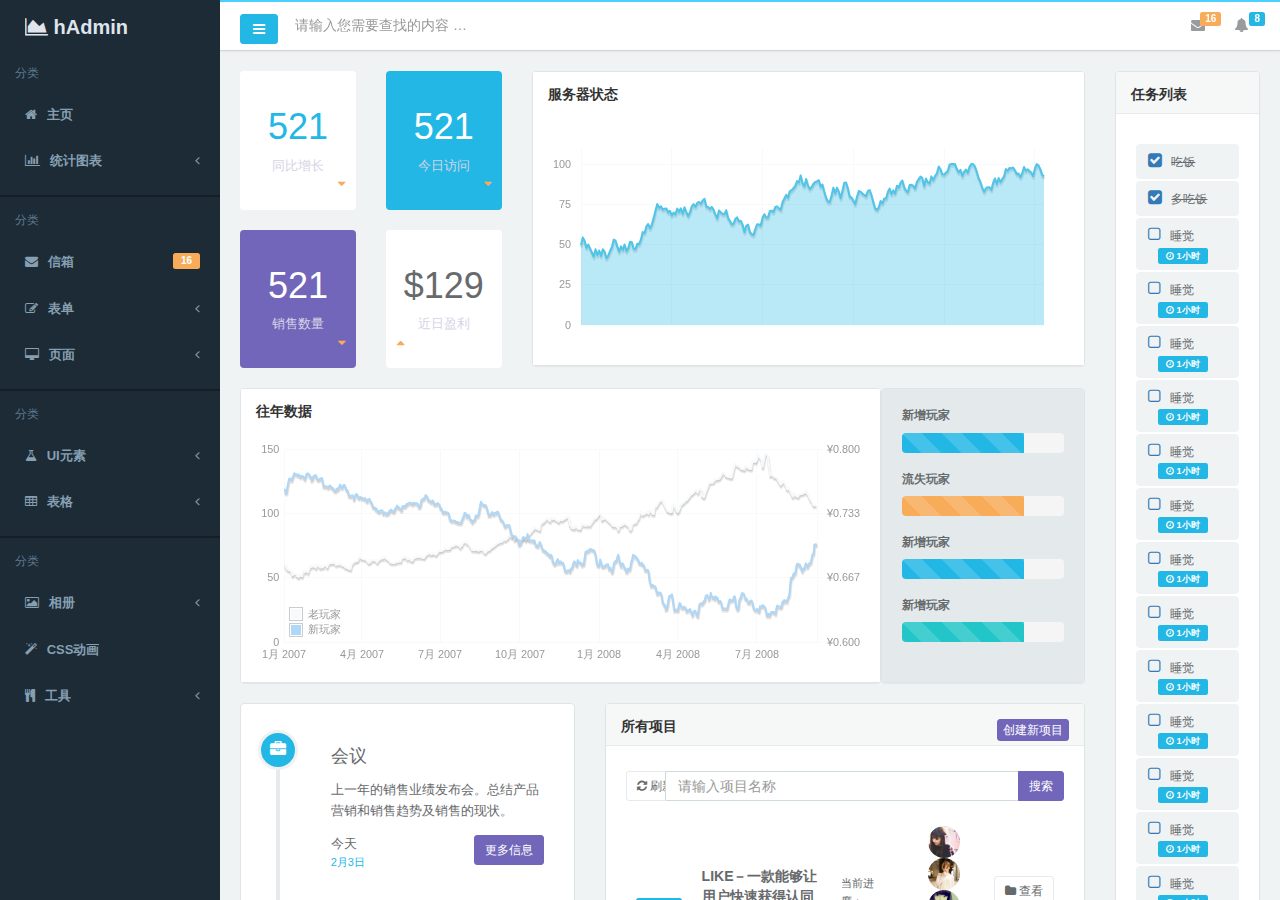
<file: src/main/resources/templates/nun-team/index.html>
<!DOCTYPE html>
<html>

<head>
    <meta charset="utf-8">
    <meta name="viewport" content="width=device-width, initial-scale=1.0">
    <meta name="renderer" content="webkit">

    <title> hAdmin- 主页</title>

    <meta name="keywords" content="">
    <meta name="description" content="">

    <!--[if lt IE 9]>
    <meta http-equiv="refresh" content="0;ie.html" />
    <![endif]-->

    <link rel="shortcut icon" href="favicon.ico"> <link href="css/bootstrap.min.css?v=3.3.6" rel="stylesheet">
    <link href="css/font-awesome.min.css?v=4.4.0" rel="stylesheet">
    <link href="css/animate.css" rel="stylesheet">
    <link href="css/style.css?v=4.1.0" rel="stylesheet">
</head>

<body class="fixed-sidebar full-height-layout gray-bg" style="overflow:hidden">
    <div id="wrapper">
        <!--左侧导航开始-->
        <nav class="navbar-default navbar-static-side" role="navigation">
            <div class="nav-close"><i class="fa fa-times-circle"></i>
            </div>
            <div class="sidebar-collapse">
                <ul class="nav" id="side-menu">
                    <li class="nav-header">
                        <div class="dropdown profile-element">
                            <a data-toggle="dropdown" class="dropdown-toggle" href="#">
                                <span class="clear">
                                    <span class="block m-t-xs" style="font-size:20px;">
                                        <i class="fa fa-area-chart"></i>
                                        <strong class="font-bold">hAdmin</strong>
                                    </span>
                                </span>
                            </a>
                        </div>
                        <div class="logo-element">hAdmin
                        </div>
                    </li>
                    <li class="hidden-folded padder m-t m-b-sm text-muted text-xs">
                        <span class="ng-scope">分类</span>
                    </li>
                    <li>
                        <a class="J_menuItem" href="index_v1.html">
                            <i class="fa fa-home"></i>
                            <span class="nav-label">主页</span>
                        </a>
                    </li>
                    <li>
                        <a href="#">
                            <i class="fa fa fa-bar-chart-o"></i>
                            <span class="nav-label">统计图表</span>
                            <span class="fa arrow"></span>
                        </a>
                        <ul class="nav nav-second-level">
                            <li>
                                <a class="J_menuItem" href="graph_echarts.html">百度ECharts</a>
                            </li>
                            <li>
                                <a class="J_menuItem" href="graph_flot.html">Flot</a>
                            </li>
                            <li>
                                <a class="J_menuItem" href="graph_morris.html">Morris.js</a>
                            </li>
                            <li>
                                <a class="J_menuItem" href="graph_rickshaw.html">Rickshaw</a>
                            </li>
                            <li>
                                <a class="J_menuItem" href="graph_peity.html">Peity</a>
                            </li>
                            <li>
                                <a class="J_menuItem" href="graph_sparkline.html">Sparkline</a>
                            </li>
                            <li>
                                <a class="J_menuItem" href="graph_metrics.html">图表组合</a>
                            </li>
                        </ul>
                    </li>
                    <li class="line dk"></li>
                    <li class="hidden-folded padder m-t m-b-sm text-muted text-xs">
                        <span class="ng-scope">分类</span>
                    </li>
                    <li>
                        <a href="mailbox.html"><i class="fa fa-envelope"></i> <span class="nav-label">信箱 </span><span class="label label-warning pull-right">16</span></a>
                        <ul class="nav nav-second-level">
                            <li><a class="J_menuItem" href="mailbox.html">收件箱</a>
                            </li>
                            <li><a class="J_menuItem" href="mail_detail.html">查看邮件</a>
                            </li>
                            <li><a class="J_menuItem" href="mail_compose.html">写信</a>
                            </li>
                        </ul>
                    </li>
                    <li>
                        <a href="#"><i class="fa fa-edit"></i> <span class="nav-label">表单</span><span class="fa arrow"></span></a>
                        <ul class="nav nav-second-level">
                            <li><a class="J_menuItem" href="form_basic.html">基本表单</a>
                            </li>
                            <li><a class="J_menuItem" href="form_validate.html">表单验证</a>
                            </li>
                            <li><a class="J_menuItem" href="form_advanced.html">高级插件</a>
                            </li>
                            <li><a class="J_menuItem" href="form_wizard.html">表单向导</a>
                            </li>
                            <li>
                                <a href="#">文件上传 <span class="fa arrow"></span></a>
                                <ul class="nav nav-third-level">
                                    <li><a class="J_menuItem" href="form_webuploader.html">百度WebUploader</a>
                                    </li>
                                    <li><a class="J_menuItem" href="form_file_upload.html">DropzoneJS</a>
                                    </li>
                                </ul>
                            </li>
                            <li>
                                <a href="#">编辑器 <span class="fa arrow"></span></a>
                                <ul class="nav nav-third-level">
                                    <li><a class="J_menuItem" href="form_editors.html">富文本编辑器</a>
                                    </li>
                                    <li><a class="J_menuItem" href="form_simditor.html">simditor</a>
                                    </li>
                                    <li><a class="J_menuItem" href="form_markdown.html">MarkDown编辑器</a>
                                    </li>
                                    <li><a class="J_menuItem" href="code_editor.html">代码编辑器</a>
                                    </li>
                                </ul>
                            </li>
                            <li><a class="J_menuItem" href="layerdate.html">日期选择器layerDate</a>
                            </li>
                        </ul>
                    </li>
                    <li>
                        <a href="#"><i class="fa fa-desktop"></i> <span class="nav-label">页面</span><span class="fa arrow"></span></a>
                        <ul class="nav nav-second-level">
                            <li><a class="J_menuItem" href="contacts.html">联系人</a>
                            </li>
                            <li><a class="J_menuItem" href="profile.html">个人资料</a>
                            </li>
                            <li>
                                <a href="#">项目管理 <span class="fa arrow"></span></a>
                                <ul class="nav nav-third-level">
                                    <li><a class="J_menuItem" href="projects.html">项目</a>
                                    </li>
                                    <li><a class="J_menuItem" href="project_detail.html">项目详情</a>
                                    </li>
                                </ul>
                            </li>
                            <li><a class="J_menuItem" href="teams_board.html">团队管理</a>
                            </li>
                            <li><a class="J_menuItem" href="social_feed.html">信息流</a>
                            </li>
                            <li><a class="J_menuItem" href="clients.html">客户管理</a>
                            </li>
                            <li><a class="J_menuItem" href="file_manager.html">文件管理器</a>
                            </li>
                            <li><a class="J_menuItem" href="calendar.html">日历</a>
                            </li>
                            <li>
                                <a href="#">博客 <span class="fa arrow"></span></a>
                                <ul class="nav nav-third-level">
                                    <li><a class="J_menuItem" href="blog.html">文章列表</a>
                                    </li>
                                    <li><a class="J_menuItem" href="article.html">文章详情</a>
                                    </li>
                                </ul>
                            </li>
                            <li><a class="J_menuItem" href="faq.html">FAQ</a>
                            </li>
                            <li>
                                <a href="#">时间轴 <span class="fa arrow"></span></a>
                                <ul class="nav nav-third-level">
                                    <li><a class="J_menuItem" href="timeline.html">时间轴</a>
                                    </li>
                                    <li><a class="J_menuItem" href="timeline_v2.html">时间轴v2</a>
                                    </li>
                                </ul>
                            </li>
                            <li><a class="J_menuItem" href="pin_board.html">标签墙</a>
                            </li>
                            <li>
                                <a href="#">单据 <span class="fa arrow"></span></a>
                                <ul class="nav nav-third-level">
                                    <li><a class="J_menuItem" href="invoice.html">单据</a>
                                    </li>
                                    <li><a class="J_menuItem" href="invoice_print.html">单据打印</a>
                                    </li>
                                </ul>
                            </li>
                            <li><a class="J_menuItem" href="search_results.html">搜索结果</a>
                            </li>
                            <li><a class="J_menuItem" href="forum_main.html">论坛</a>
                            </li>
                            <li>
                                <a href="#">即时通讯 <span class="fa arrow"></span></a>
                                <ul class="nav nav-third-level">
                                    <li><a class="J_menuItem" href="chat_view.html">聊天窗口</a>
                                    </li>
                                </ul>
                            </li>
                            <li>
                                <a href="#">登录注册相关 <span class="fa arrow"></span></a>
                                <ul class="nav nav-third-level">
                                    <li><a href="login.html" target="_blank">登录页面</a>
                                    </li>
                                    <li><a href="login_v2.html" target="_blank">登录页面v2</a>
                                    </li>
                                    <li><a href="register.html" target="_blank">注册页面</a>
                                    </li>
                                    <li><a href="lockscreen.html" target="_blank">登录超时</a>
                                    </li>
                                </ul>
                            </li>
                            <li><a class="J_menuItem" href="404.html">404页面</a>
                            </li>
                            <li><a class="J_menuItem" href="500.html">500页面</a>
                            </li>
                            <li><a class="J_menuItem" href="empty_page.html">空白页</a>
                            </li>
                        </ul>
                    </li>
                    <li class="line dk"></li>
                    <li class="hidden-folded padder m-t m-b-sm text-muted text-xs">
                        <span class="ng-scope">分类</span>
                    </li>
                    <li>
                        <a href="#"><i class="fa fa-flask"></i> <span class="nav-label">UI元素</span><span class="fa arrow"></span></a>
                        <ul class="nav nav-second-level">
                            <li><a class="J_menuItem" href="typography.html">排版</a>
                            </li>
                            <li>
                                <a href="#">字体图标 <span class="fa arrow"></span></a>
                                <ul class="nav nav-third-level">
                                    <li>
                                        <a class="J_menuItem" href="fontawesome.html">Font Awesome</a>
                                    </li>
                                    <li>
                                        <a class="J_menuItem" href="glyphicons.html">Glyphicon</a>
                                    </li>
                                    <li>
                                        <a class="J_menuItem" href="iconfont.html">阿里巴巴矢量图标库</a>
                                    </li>
                                </ul>
                            </li>
                            <li>
                                <a href="#">拖动排序 <span class="fa arrow"></span></a>
                                <ul class="nav nav-third-level">
                                    <li><a class="J_menuItem" href="draggable_panels.html">拖动面板</a>
                                    </li>
                                    <li><a class="J_menuItem" href="agile_board.html">任务清单</a>
                                    </li>
                                </ul>
                            </li>
                            <li><a class="J_menuItem" href="buttons.html">按钮</a>
                            </li>
                            <li><a class="J_menuItem" href="tabs_panels.html">选项卡 &amp; 面板</a>
                            </li>
                            <li><a class="J_menuItem" href="notifications.html">通知 &amp; 提示</a>
                            </li>
                            <li><a class="J_menuItem" href="badges_labels.html">徽章，标签，进度条</a>
                            </li>
                            <li>
                                <a class="J_menuItem" href="grid_options.html">栅格</a>
                            </li>
                            <li><a class="J_menuItem" href="plyr.html">视频、音频</a>
                            </li>
                            <li>
                                <a href="#">弹框插件 <span class="fa arrow"></span></a>
                                <ul class="nav nav-third-level">
                                    <li><a class="J_menuItem" href="layer.html">Web弹层组件layer</a>
                                    </li>
                                    <li><a class="J_menuItem" href="modal_window.html">模态窗口</a>
                                    </li>
                                    <li><a class="J_menuItem" href="sweetalert.html">SweetAlert</a>
                                    </li>
                                </ul>
                            </li>
                            <li>
                                <a href="#">树形视图 <span class="fa arrow"></span></a>
                                <ul class="nav nav-third-level">
                                    <li><a class="J_menuItem" href="jstree.html">jsTree</a>
                                    </li>
                                    <li><a class="J_menuItem" href="tree_view.html">Bootstrap Tree View</a>
                                    </li>
                                    <li><a class="J_menuItem" href="nestable_list.html">nestable</a>
                                    </li>
                                </ul>
                            </li>
                            <li><a class="J_menuItem" href="toastr_notifications.html">Toastr通知</a>
                            </li>
                            <li><a class="J_menuItem" href="diff.html">文本对比</a>
                            </li>
                            <li><a class="J_menuItem" href="spinners.html">加载动画</a>
                            </li>
                            <li><a class="J_menuItem" href="widgets.html">小部件</a>
                            </li>
                        </ul>
                    </li>
                    <li>
                        <a href="#"><i class="fa fa-table"></i> <span class="nav-label">表格</span><span class="fa arrow"></span></a>
                        <ul class="nav nav-second-level">
                            <li><a class="J_menuItem" href="table_basic.html">基本表格</a>
                            </li>
                            <li><a class="J_menuItem" href="table_data_tables.html">DataTables</a>
                            </li>
                            <li><a class="J_menuItem" href="table_jqgrid.html">jqGrid</a>
                            </li>
                            <li><a class="J_menuItem" href="table_foo_table.html">Foo Tables</a>
                            </li>
                            <li><a class="J_menuItem" href="table_bootstrap.html">Bootstrap Table
                                <span class="label label-danger pull-right">推荐</span></a>
                            </li>
                        </ul>
                    </li>
                    <li class="line dk"></li>
                    <li class="hidden-folded padder m-t m-b-sm text-muted text-xs">
                        <span class="ng-scope">分类</span>
                    </li>
                    <li>
                        <a href="#"><i class="fa fa-picture-o"></i> <span class="nav-label">相册</span><span class="fa arrow"></span></a>
                        <ul class="nav nav-second-level">
                            <li><a class="J_menuItem" href="basic_gallery.html">基本图库</a>
                            </li>
                            <li><a class="J_menuItem" href="carousel.html">图片切换</a>
                            </li>
                            <li><a class="J_menuItem" href="blueimp.html">Blueimp相册</a>
                            </li>
                        </ul>
                    </li>
                    <li>
                        <a class="J_menuItem" href="css_animation.html"><i class="fa fa-magic"></i> <span class="nav-label">CSS动画</span></a>
                    </li>
                    <li>
                        <a href="#"><i class="fa fa-cutlery"></i> <span class="nav-label">工具 </span><span class="fa arrow"></span></a>
                        <ul class="nav nav-second-level">
                            <li><a class="J_menuItem" href="form_builder.html">表单构建器</a>
                            </li>
                        </ul>
                    </li>

                </ul>
            </div>
        </nav>
        <!--左侧导航结束-->
        <!--右侧部分开始-->
        <div id="page-wrapper" class="gray-bg dashbard-1">
            <div class="row border-bottom">
                <nav class="navbar navbar-static-top" role="navigation" style="margin-bottom: 0">
                    <div class="navbar-header"><a class="navbar-minimalize minimalize-styl-2 btn btn-info " href="#"><i class="fa fa-bars"></i> </a>
                        <form role="search" class="navbar-form-custom" method="post" action="search_results.html">
                            <div class="form-group">
                                <input type="text" placeholder="请输入您需要查找的内容 …" class="form-control" name="top-search" id="top-search">
                            </div>
                        </form>
                    </div>
                    <ul class="nav navbar-top-links navbar-right">
                        <li class="dropdown">
                            <a class="dropdown-toggle count-info" data-toggle="dropdown" href="#">
                                <i class="fa fa-envelope"></i> <span class="label label-warning">16</span>
                            </a>
                            <ul class="dropdown-menu dropdown-messages">
                                <li class="m-t-xs">
                                    <div class="dropdown-messages-box">
                                        <a href="profile.html" class="pull-left">
                                            <img alt="image" class="img-circle" src="img/a7.jpg">
                                        </a>
                                        <div class="media-body">
                                            <small class="pull-right">46小时前</small>
                                            <strong>小四</strong> 是不是只有我死了,你们才不骂爵迹
                                            <br>
                                            <small class="text-muted">3天前 2014.11.8</small>
                                        </div>
                                    </div>
                                </li>
                                <li class="divider"></li>
                                <li>
                                    <div class="dropdown-messages-box">
                                        <a href="profile.html" class="pull-left">
                                            <img alt="image" class="img-circle" src="img/a4.jpg">
                                        </a>
                                        <div class="media-body ">
                                            <small class="pull-right text-navy">25小时前</small>
                                            <strong>二愣子</strong> 呵呵
                                            <br>
                                            <small class="text-muted">昨天</small>
                                        </div>
                                    </div>
                                </li>
                                <li class="divider"></li>
                                <li>
                                    <div class="text-center link-block">
                                        <a class="J_menuItem" href="mailbox.html">
                                            <i class="fa fa-envelope"></i> <strong> 查看所有消息</strong>
                                        </a>
                                    </div>
                                </li>
                            </ul>
                        </li>
                        <li class="dropdown">
                            <a class="dropdown-toggle count-info" data-toggle="dropdown" href="#">
                                <i class="fa fa-bell"></i> <span class="label label-primary">8</span>
                            </a>
                            <ul class="dropdown-menu dropdown-alerts">
                                <li>
                                    <a href="mailbox.html">
                                        <div>
                                            <i class="fa fa-envelope fa-fw"></i> 您有16条未读消息
                                            <span class="pull-right text-muted small">4分钟前</span>
                                        </div>
                                    </a>
                                </li>
                                <li class="divider"></li>
                                <li>
                                    <a href="profile.html">
                                        <div>
                                            <i class="fa fa-qq fa-fw"></i> 3条新回复
                                            <span class="pull-right text-muted small">12分钟钱</span>
                                        </div>
                                    </a>
                                </li>
                                <li class="divider"></li>
                                <li>
                                    <div class="text-center link-block">
                                        <a class="J_menuItem" href="notifications.html">
                                            <strong>查看所有 </strong>
                                            <i class="fa fa-angle-right"></i>
                                        </a>
                                    </div>
                                </li>
                            </ul>
                        </li>
                    </ul>
                </nav>
            </div>
            <div class="row J_mainContent" id="content-main">
                <iframe id="J_iframe" width="100%" height="100%" src="index_v1.html?v=4.0" frameborder="0" data-id="index_v1.html" seamless></iframe>
            </div>
        </div>
        <!--右侧部分结束-->
    </div>

    <!-- 全局js -->
    <script src="js/jquery.min.js?v=2.1.4"></script>
    <script src="js/bootstrap.min.js?v=3.3.6"></script>
    <script src="js/plugins/metisMenu/jquery.metisMenu.js"></script>
    <script src="js/plugins/slimscroll/jquery.slimscroll.min.js"></script>
    <script src="js/plugins/layer/layer.min.js"></script>

    <!-- 自定义js -->
    <script src="js/hAdmin.js?v=4.1.0"></script>
    <script type="text/javascript" src="js/index.js"></script>

    <!-- 第三方插件 -->
    <script src="js/plugins/pace/pace.min.js"></script>

</body>

</html>
</file>
<file: src/main/resources/templates/nun-team/css/style.css>
/*
 *
 *   H+ - 后台主题UI框架
 *   version 4.0
 *
*/

h1,
h2,
h3,
h4,
h5,
h6 {
    font-weight: 100;
}

h1 {
    font-size: 30px;
}

h2 {
    font-size: 24px;
}

h3 {
    font-size: 16px;
}

h4 {
    font-size: 14px;
}

h5 {
    font-size: 12px;
}

h6 {
    font-size: 10px;
}

h3,
h4,
h5 {
    margin-top: 5px;
    font-weight: 600;
}

a:focus {
    outline: none;
}

.nav > li > a {
    color: #869fb1;
    font-weight: 600;
    padding: 14px 20px 14px 25px;
}

.nav li>a {
    display: block;
    /*white-space: nowrap;*/
}

.nav.navbar-right > li > a {
    color: #999c9e;
}

.nav > li.active > a {
    color: #ffffff;
}

.navbar-default .nav > li > a:hover,
.navbar-default .nav > li > a:focus {
    background-color: #131e26;
    color: white;
}

.nav .open > a,
.nav .open > a:hover,
.nav .open > a:focus {
    background: #fff;
}

.nav > li > a i {
    margin-right: 6px;
}

.navbar {
    border: 0;
}

.navbar-default {
    background-color: transparent;
    border-color: #2f4050;
    position: relative;
}

.navbar-top-links li {
    display: inline-block;
}

.navbar-top-links li:last-child {
    margin-right: 30px;
}

body.body-small .navbar-top-links li:last-child {
    margin-right: 10px;
}

.navbar-top-links li a {
    padding: 15px 10px;
    min-height: 50px;
}

.dropdown-menu {
    border: medium none;
    display: none;
    float: left;
    font-size: 12px;
    left: 0;
    list-style: none outside none;
    padding: 0;
    position: absolute;
    text-shadow: none;
    top: 100%;
    z-index: 1000;
    border-radius: 0;
    box-shadow: 0 0 3px rgba(86, 96, 117, 0.3);
}

.dropdown-menu > li > a {
    border-radius: 3px;
    color: inherit;
    line-height: 25px;
    margin: 4px;
    text-align: left;
    font-weight: normal;
}

.dropdown-menu > li > a.font-bold {
    font-weight: 600;
}

.navbar-top-links .dropdown-menu li {
    display: block;
}

.navbar-top-links .dropdown-menu li:last-child {
    margin-right: 0;
}

.navbar-top-links .dropdown-menu li a {
    padding: 3px 20px;
    min-height: 0;
}

.navbar-top-links .dropdown-menu li a div {
    white-space: normal;
}

.navbar-top-links .dropdown-messages,
.navbar-top-links .dropdown-tasks,
.navbar-top-links .dropdown-alerts {
    width: 310px;
    min-width: 0;
}

.navbar-top-links .dropdown-messages {
    margin-left: 5px;
}

.navbar-top-links .dropdown-tasks {
    margin-left: -59px;
}

.navbar-top-links .dropdown-alerts {
    margin-left: -123px;
}

.navbar-top-links .dropdown-user {
    right: 0;
    left: auto;
}

.dropdown-messages,
.dropdown-alerts {
    padding: 10px 10px 10px 10px;
}

.dropdown-messages li a,
.dropdown-alerts li a {
    font-size: 12px;
}

.dropdown-messages li em,
.dropdown-alerts li em {
    font-size: 10px;
}

.nav.navbar-top-links .dropdown-alerts a {
    font-size: 12px;
}

.nav-header {
    padding: 8px 25px;
    background: #1c2b36;
}

.pace-done .nav-header {
    -webkit-transition: all 0.5s;
    transition: all 0.5s;
}

.nav > li.active {
    border-left: 4px solid #19a9d5;
    background: #131e26;
}

.nav.nav-second-level > li.active {
    border: none;
}

.nav.nav-second-level.collapse[style] {
    height: auto !important;
}

.nav-header a {
    color: #DFE4ED;
}

.nav-header .text-muted {
    color: #8095a8;
}

.minimalize-styl-2 {
    padding: 4px 12px;
    margin: 14px 5px 5px 20px;
    font-size: 14px;
    float: left;
}

.navbar-form-custom {
    float: left;
    height: 50px;
    padding: 0;
    width: 200px;
    display: inline-table;
}

.navbar-form-custom .form-group {
    margin-bottom: 0;
}

.nav.navbar-top-links a {
    font-size: 14px;
}

.navbar-form-custom .form-control {
    background: none repeat scroll 0 0 rgba(0, 0, 0, 0);
    border: medium none;
    font-size: 14px;
    margin-top: 10px;
    z-index: 2000;
}

.navbar-form-custom .form-control:focus{
    border-bottom: 1px solid #f1f1f1;
}

.count-info .label {
    line-height: 12px;
    padding: 1px 5px;
    position: absolute;
    right: 0px;
    top: 12px;
}

.arrow {
    float: right;
    margin-top: 2px;
}

.fa.arrow:before {
    content: "\f104";
}

.active > a > .fa.arrow:before {
    content: "\f107";
}

.nav-second-level li,
.nav-third-level li {
    border-bottom: none !important;
}

.nav-second-level li a {
    padding: 7px 15px 7px 10px;
    padding-left: 52px;
}

.nav-third-level li a {
    padding-left: 62px;
}

.nav-second-level li:last-child {
    margin-bottom: 10px;
}

body:not(.fixed-sidebar):not(.canvas-menu).mini-navbar .nav li:hover > .nav-second-level,
.mini-navbar .nav li:focus > .nav-second-level {
    display: block;
    border-radius: 0 2px 2px 0;
    min-width: 140px;
    height: auto;
}

body.mini-navbar .navbar-default .nav > li > .nav-second-level li a {
    font-size: 12px;
    border-radius: 0 2px 2px 0;
}

.fixed-nav .slimScrollDiv #side-menu {
    padding-bottom: 60px;
    position: relative;
}

.slimScrollDiv >* {
    overflow: hidden;
}

.mini-navbar .nav-second-level li a {
    padding: 10px 10px 10px 15px;
}

.canvas-menu.mini-navbar .nav-second-level {
    background: #293846;
}

.mini-navbar li.active .nav-second-level {
    left: 65px;
}

.navbar-default .special_link a {
    background: #23b7e5;
    color: white;
}

.navbar-default .special_link a:hover {
    background: #17987e !important;
    color: white;
}

.navbar-default .special_link a span.label {
    background: #fff;
    color: #23b7e5;
}

.navbar-default .landing_link a {
    background: #1cc09f;
    color: white;
}

.navbar-default .landing_link a:hover {
    background: #23b7e5 !important;
    color: white;
}

.navbar-default .landing_link a span.label {
    background: #fff;
    color: #1cc09f;
}

.logo-element {
    text-align: center;
    font-size: 18px;
    font-weight: 600;
    color: white;
    display: none;
    padding: 18px 0;
}

.pace-done .navbar-static-side,
.pace-done .nav-header,
.pace-done li.active,
.pace-done #page-wrapper,
.pace-done .footer {
    -webkit-transition: all 0.5s;
    transition: all 0.5s;
}

.navbar-fixed-top {
    background: #fff;
    -webkit-transition-duration: 0.5s;
    transition-duration: 0.5s;
    z-index: 2030;
}

.navbar-fixed-top,
.navbar-static-top {
    background: #fff;
    box-shadow: 0 2px 2px rgba(0, 0, 0, 0.05), 0 1px 0 rgba(0, 0, 0, 0.05);
}

.fixed-nav #wrapper {
    padding-top: 60px;
    box-sizing: border-box;
}

.fixed-nav .minimalize-styl-2 {
    margin: 14px 5px 5px 15px;
}

.body-small .navbar-fixed-top {
    margin-left: 0px;
}

body.mini-navbar .navbar-static-side {
    width: 70px;
}

body.mini-navbar .profile-element,
body.mini-navbar .nav-label,
body.mini-navbar .navbar-default .nav li a span {
    display: none;
}

body.canvas-menu .profile-element {
    display: block;
}

body:not(.fixed-sidebar):not(.canvas-menu).mini-navbar .nav-second-level {
    display: none;
}

body.mini-navbar .navbar-default .nav > li > a {
    font-size: 16px;
}

body.mini-navbar .logo-element {
    display: block;
}

body.canvas-menu .logo-element {
    display: none;
}

body.mini-navbar .nav-header {
    padding: 0;
    background-color: #23b7e5;
}

body.canvas-menu .nav-header {
    padding: 33px 25px;
}

body.mini-navbar #page-wrapper {
    margin: 0 0 0 70px;
}

body.canvas-menu.mini-navbar #page-wrapper,
body.canvas-menu.mini-navbar .footer {
    margin: 0 0 0 0;
}

body.fixed-sidebar .navbar-static-side,
body.canvas-menu .navbar-static-side {
    position: fixed;
    width: 220px;
    z-index: 2001;
    height: 100%;
}

body.fixed-sidebar.mini-navbar .navbar-static-side {
    width: 70px;
}

body.fixed-sidebar.mini-navbar #page-wrapper {
    margin: 0 0 0 70px;
}

body.body-small.fixed-sidebar.mini-navbar #page-wrapper {
    margin: 0 0 0 70px;
}

body.body-small.fixed-sidebar.mini-navbar .navbar-static-side {
    width: 70px;
}

.fixed-sidebar.mini-navbar .nav li> .nav-second-level {
    display: none;
}

.fixed-sidebar.mini-navbar .nav li.active {
    border-left-width: 0;
}

.fixed-sidebar.mini-navbar .nav li:hover > .nav-second-level,
.canvas-menu.mini-navbar .nav li:hover > .nav-second-level {
    position: absolute;
    left: 70px;
    top: 0px;
    background-color: #2f4050;
    padding: 10px 10px 0 10px;
    font-size: 12px;
    display: block;
    min-width: 140px;
    border-radius: 2px;
}

body.fixed-sidebar.mini-navbar .navbar-default .nav > li > .nav-second-level li a {
    font-size: 12px;
    border-radius: 3px;
}

body.canvas-menu.mini-navbar .navbar-default .nav > li > .nav-second-level li a {
    font-size: 13px;
    border-radius: 3px;
}

.fixed-sidebar.mini-navbar .nav-second-level li a,
.canvas-menu.mini-navbar .nav-second-level li a {
    padding: 10px 10px 10px 15px;
}

.fixed-sidebar.mini-navbar .nav-second-level,
.canvas-menu.mini-navbar .nav-second-level {
    position: relative;
    padding: 0;
    font-size: 13px;
}

.fixed-sidebar.mini-navbar li.active .nav-second-level,
.canvas-menu.mini-navbar li.active .nav-second-level {
    left: 0px;
}

body.canvas-menu nav.navbar-static-side {
    z-index: 2001;
    background: #2f4050;
    height: 100%;
    position: fixed;
    display: none;
}

body.canvas-menu.mini-navbar nav.navbar-static-side {
    display: block;
    width: 70px;
}

.top-navigation #page-wrapper {
    margin-left: 0;
}

.top-navigation .navbar-nav .dropdown-menu > .active > a {
    background: white;
    color: #23b7e5;
    font-weight: bold;
}

.white-bg .navbar-fixed-top,
.white-bg .navbar-static-top {
    background: #fff;
}

.top-navigation .navbar {
    margin-bottom: 0;
}

.top-navigation .nav > li > a {
    padding: 15px 20px;
    color: #676a6c;
}

.top-navigation .nav > li a:hover,
.top-navigation .nav > li a:focus {
    background: #fff;
    color: #23b7e5;
}

.top-navigation .nav > li.active {
    background: #fff;
    border: none;
}

.top-navigation .nav > li.active > a {
    color: #23b7e5;
}

.top-navigation .navbar-right {
    padding-right: 10px;
}

.top-navigation .navbar-nav .dropdown-menu {
    box-shadow: none;
    border: 1px solid #e7eaec;
}

.top-navigation .dropdown-menu > li > a {
    margin: 0;
    padding: 7px 20px;
}

.navbar .dropdown-menu {
    margin-top: 0px;
}

.top-navigation .navbar-brand {
    background: #23b7e5;
    color: #fff;
    padding: 15px 25px;
}

.top-navigation .navbar-top-links li:last-child {
    margin-right: 0;
}

.top-navigation.mini-navbar #page-wrapper,
.top-navigation.body-small.fixed-sidebar.mini-navbar #page-wrapper,
.mini-navbar .top-navigation #page-wrapper,
.body-small.fixed-sidebar.mini-navbar .top-navigation #page-wrapper,
.canvas-menu #page-wrapper {
    margin: 0;
}

.top-navigation.fixed-nav #wrapper,
.fixed-nav #wrapper.top-navigation {
    margin-top: 50px;
}

.top-navigation .footer.fixed {
    margin-left: 0 !important;
}

.top-navigation .wrapper.wrapper-content {
    padding: 40px;
}

.top-navigation.body-small .wrapper.wrapper-content,
.body-small .top-navigation .wrapper.wrapper-content {
    padding: 40px 0px 40px 0px;
}

.navbar-toggle {
    background-color: #23b7e5;
    color: #fff;
    padding: 6px 12px;
    font-size: 14px;
}

.top-navigation .navbar-nav .open .dropdown-menu > li > a,
.top-navigation .navbar-nav .open .dropdown-menu .dropdown-header {
    padding: 10px 15px 10px 20px;
}

@media (max-width: 768px) {
    .top-navigation .navbar-header {
        display: block;
        float: none;
    }
}

.menu-visible-lg,
.menu-visible-md {
    display: none !important;
}

@media (min-width: 1200px) {
    .menu-visible-lg {
        display: block !important;
    }
}

@media (min-width: 992px) {
    .menu-visible-md {
        display: block !important;
    }
}

@media (max-width: 767px) {
    .menu-visible-md {
        display: block !important;
    }
    .menu-visible-lg {
        display: block !important;
    }
}

.btn {
    border-radius: 3px;
}

.btn:focus{
    outline: none!important;
}


.float-e-margins .btn {
    margin-bottom: 5px;
}

.btn-w-m {
    min-width: 120px;
}

.btn-primary.btn-outline {
    color: #58666e !important;
}

.btn-success.btn-outline {
    color: #58666e !important;
}

.btn-info.btn-outline {
    color: #58666e !important;
}

.btn-warning.btn-outline {
    color: #58666e !important;
}

.btn-danger.btn-outline {
    color: #58666e !important;
}

.btn-primary.btn-outline:hover,
.btn-success.btn-outline:hover,
.btn-info.btn-outline:hover,
.btn-warning.btn-outline:hover,
.btn-danger.btn-outline:hover {
    color: #fff;
}

.btn-primary {
    color: #ffffff !important;
  background-color: #7266ba;
  border-color: #7266ba;
}

.btn-primary:hover,
.btn-primary:focus,
.btn-primary:active,
.btn-primary.active,
.open .dropdown-toggle.btn-primary {
  color: #ffffff !important;
  background-color: #6254b2;
  border-color: #5a4daa;
}

.btn-primary:active,
.btn-primary.active,
.open .dropdown-toggle.btn-primary {
  background-image: none;
}

.btn-primary.disabled,
.btn-primary.disabled:hover,
.btn-primary.disabled:focus,
.btn-primary.disabled:active,
.btn-primary.disabled.active,
.btn-primary[disabled],
.btn-primary[disabled]:hover,
.btn-primary[disabled]:focus,
.btn-primary[disabled]:active,
.btn-primary.active[disabled],
fieldset[disabled] .btn-primary,
fieldset[disabled] .btn-primary:hover,
fieldset[disabled] .btn-primary:focus,
fieldset[disabled] .btn-primary:active,
fieldset[disabled] .btn-primary.active {
    background-color: #7266ba;
  border-color: #7266ba;
}

.btn-success {
  color: #ffffff !important;
  background-color: #27c24c;
  border-color: #27c24c;
}

.btn-success:hover,
.btn-success:focus,
.btn-success:active,
.btn-success.active,
.open .dropdown-toggle.btn-success {
  color: #ffffff !important;
  background-color: #23ad44;
  border-color: #20a03f;
}

.btn-success:active,
.btn-success.active,
.open .dropdown-toggle.btn-success {
  background-image: none;
}

.btn-success.disabled,
.btn-success.disabled:hover,
.btn-success.disabled:focus,
.btn-success.disabled:active,
.btn-success.disabled.active,
.btn-success[disabled],
.btn-success[disabled]:hover,
.btn-success[disabled]:focus,
.btn-success[disabled]:active,
.btn-success.active[disabled],
fieldset[disabled] .btn-success,
fieldset[disabled] .btn-success:hover,
fieldset[disabled] .btn-success:focus,
fieldset[disabled] .btn-success:active,
fieldset[disabled] .btn-success.active {
  background-color: #27c24c;
  border-color: #27c24c;
}

.btn-info {
  color: #ffffff !important;
  background-color: #23b7e5;
  border-color: #23b7e5;
}

.btn-info:hover,
.btn-info:focus,
.btn-info:active,
.btn-info.active,
.open .dropdown-toggle.btn-info {
  color: #ffffff !important;
  background-color: #19a9d5;
  border-color: #189ec8;
}

.btn-info:active,
.btn-info.active,
.open .dropdown-toggle.btn-info {
  background-image: none;
}

.btn-info.disabled,
.btn-info[disabled],
fieldset[disabled] .btn-info,
.btn-info.disabled:hover,
.btn-info[disabled]:hover,
fieldset[disabled] .btn-info:hover,
.btn-info.disabled:focus,
.btn-info[disabled]:focus,
fieldset[disabled] .btn-info:focus,
.btn-info.disabled:active,
.btn-info[disabled]:active,
fieldset[disabled] .btn-info:active,
.btn-info.disabled.active,
.btn-info[disabled].active,
fieldset[disabled] .btn-info.active {
  background-color: #23b7e5;
  border-color: #23b7e5;
}

.btn-default {
    color: #58666e !important;
    background-color: #fcfdfd;
    background-color: #fff;
    border-color: #dee5e7;
    border-bottom-color: #d8e1e3;
    -webkit-box-shadow: 0 1px 1px rgba(90, 90, 90, 0.1);
    box-shadow: 0 1px 1px rgba(90, 90, 90, 0.1);
}

.btn-default:hover,
.btn-default:focus,
.btn-default:active,
.btn-default.active,
.open .dropdown-toggle.btn-default {
    color: #58666e !important;
    background-color: #edf1f2;
    border-color: #c7d3d6;
}

.btn-default:active,
.btn-default.active,
.open .dropdown-toggle.btn-default {
    background-image: none;
}

.btn-default.disabled,
.btn-default.disabled:hover,
.btn-default.disabled:focus,
.btn-default.disabled:active,
.btn-default.disabled.active,
.btn-default[disabled],
.btn-default[disabled]:hover,
.btn-default[disabled]:focus,
.btn-default[disabled]:active,
.btn-default.active[disabled],
fieldset[disabled] .btn-default,
fieldset[disabled] .btn-default:hover,
fieldset[disabled] .btn-default:focus,
fieldset[disabled] .btn-default:active,
fieldset[disabled] .btn-default.active {
    background-color: #fcfdfd;
    border-color: #dee5e7;
}

.btn-warning {
  color: #ffffff !important;
  background-color: #fad733;
  border-color: #fad733;
}

.btn-warning:hover,
.btn-warning:focus,
.btn-warning:active,
.btn-warning.active,
.open .dropdown-toggle.btn-warning {
  color: #ffffff !important;
  background-color: #f9d21a;
  border-color: #f9cf0b;
}

.btn-warning:active,
.btn-warning.active,
.open .dropdown-toggle.btn-warning {
  background-image: none;
}

.btn-warning.disabled,
.btn-warning[disabled],
fieldset[disabled] .btn-warning,
.btn-warning.disabled:hover,
.btn-warning[disabled]:hover,
fieldset[disabled] .btn-warning:hover,
.btn-warning.disabled:focus,
.btn-warning[disabled]:focus,
fieldset[disabled] .btn-warning:focus,
.btn-warning.disabled:active,
.btn-warning[disabled]:active,
fieldset[disabled] .btn-warning:active,
.btn-warning.disabled.active,
.btn-warning[disabled].active,
fieldset[disabled] .btn-warning.active {
  background-color: #fad733;
  border-color: #fad733;
}

.btn-danger {
  color: #ffffff !important;
  background-color: #f05050;
  border-color: #f05050;
}

.btn-danger:hover,
.btn-danger:focus,
.btn-danger:active,
.btn-danger.active,
.open .dropdown-toggle.btn-danger {
  color: #ffffff !important;
  background-color: #ee3939;
  border-color: #ed2a2a;
}

.btn-danger:active,
.btn-danger.active,
.open .dropdown-toggle.btn-danger {
  background-image: none;
}

.btn-danger.disabled,
.btn-danger[disabled],
fieldset[disabled] .btn-danger,
.btn-danger.disabled:hover,
.btn-danger[disabled]:hover,
fieldset[disabled] .btn-danger:hover,
.btn-danger.disabled:focus,
.btn-danger[disabled]:focus,
fieldset[disabled] .btn-danger:focus,
.btn-danger.disabled:active,
.btn-danger[disabled]:active,
fieldset[disabled] .btn-danger:active,
.btn-danger.disabled.active,
.btn-danger[disabled].active,
fieldset[disabled] .btn-danger.active {
  background-color: #f05050;
  border-color: #f05050;
}

.btn-link {
    color: inherit;
}

.btn-link:hover,
.btn-link:focus,
.btn-link:active,
.btn-link.active,
.open .dropdown-toggle.btn-link {
    color: #23b7e5;
    text-decoration: none;
}

.btn-link:active,
.btn-link.active,
.open .dropdown-toggle.btn-link {
    background-image: none;
}

.btn-link.disabled,
.btn-link.disabled:hover,
.btn-link.disabled:focus,
.btn-link.disabled:active,
.btn-link.disabled.active,
.btn-link[disabled],
.btn-link[disabled]:hover,
.btn-link[disabled]:focus,
.btn-link[disabled]:active,
.btn-link.active[disabled],
fieldset[disabled] .btn-link,
fieldset[disabled] .btn-link:hover,
fieldset[disabled] .btn-link:focus,
fieldset[disabled] .btn-link:active,
fieldset[disabled] .btn-link.active {
    color: #cacaca;
}

.btn-white {
    color: inherit;
    background: white;
    border: 1px solid #e7eaec;
}

.btn-white:hover,
.btn-white:focus,
.btn-white:active,
.btn-white.active,
.open .dropdown-toggle.btn-white {
    color: inherit;
    border: 1px solid #d2d2d2;
}

.btn-white:active,
.btn-white.active {
    box-shadow: 0 2px 5px rgba(0, 0, 0, 0.15) inset;
}

.btn-white:active,
.btn-white.active,
.open .dropdown-toggle.btn-white {
    background-image: none;
}

.btn-white.disabled,
.btn-white.disabled:hover,
.btn-white.disabled:focus,
.btn-white.disabled:active,
.btn-white.disabled.active,
.btn-white[disabled],
.btn-white[disabled]:hover,
.btn-white[disabled]:focus,
.btn-white[disabled]:active,
.btn-white.active[disabled],
fieldset[disabled] .btn-white,
fieldset[disabled] .btn-white:hover,
fieldset[disabled] .btn-white:focus,
fieldset[disabled] .btn-white:active,
fieldset[disabled] .btn-white.active {
    color: #cacaca;
}

.form-control,
.form-control:focus,
.has-error .form-control:focus,
.has-success .form-control:focus,
.has-warning .form-control:focus,
.navbar-collapse,
.navbar-form,
.navbar-form-custom .form-control:focus,
.navbar-form-custom .form-control:hover,
.open .btn.dropdown-toggle,
.panel,
.popover,
.progress,
.progress-bar {
    box-shadow: none;
}

.btn-outline {
    color: inherit;
    background-color: transparent;
    -webkit-transition: all .5s;
    transition: all .5s;
}

.btn-rounded {
    border-radius: 50px;
}

.btn-large-dim {
    width: 90px;
    height: 90px;
    font-size: 42px;
}

button.dim {
    display: inline-block;
    color: #fff;
    text-decoration: none;
    text-transform: uppercase;
    text-align: center;
    padding-top: 6px;
    margin-right: 10px;
    position: relative;
    cursor: pointer;
    border-radius: 5px;
    font-weight: 600;
    margin-bottom: 20px !important;
}

button.dim:active {
    top: 3px;
}

button.btn-primary.dim {
    box-shadow: inset 0px 0px 0px #16987e, 0px 5px 0px 0px #16987e, 0px 10px 5px #999999;
}

button.btn-primary.dim:active {
    box-shadow: inset 0px 0px 0px #16987e, 0px 2px 0px 0px #16987e, 0px 5px 3px #999999;
}

button.btn-default.dim {
    box-shadow: inset 0px 0px 0px #b3b3b3, 0px 5px 0px 0px #b3b3b3, 0px 10px 5px #999999;
}

button.btn-default.dim:active {
    box-shadow: inset 0px 0px 0px #b3b3b3, 0px 2px 0px 0px #b3b3b3, 0px 5px 3px #999999;
}

button.btn-warning.dim {
    box-shadow: inset 0px 0px 0px #f79d3c, 0px 5px 0px 0px #f79d3c, 0px 10px 5px #999999;
}

button.btn-warning.dim:active {
    box-shadow: inset 0px 0px 0px #f79d3c, 0px 2px 0px 0px #f79d3c, 0px 5px 3px #999999;
}

button.btn-info.dim {
    box-shadow: inset 0px 0px 0px #1eacae, 0px 5px 0px 0px #1eacae, 0px 10px 5px #999999;
}

button.btn-info.dim:active {
    box-shadow: inset 0px 0px 0px #1eacae, 0px 2px 0px 0px #1eacae, 0px 5px 3px #999999;
}

button.btn-success.dim {
    box-shadow: inset 0px 0px 0px #1872ab, 0px 5px 0px 0px #1872ab, 0px 10px 5px #999999;
}

button.btn-success.dim:active {
    box-shadow: inset 0px 0px 0px #1872ab, 0px 2px 0px 0px #1872ab, 0px 5px 3px #999999;
}

button.btn-danger.dim {
    box-shadow: inset 0px 0px 0px #ea394c, 0px 5px 0px 0px #ea394c, 0px 10px 5px #999999;
}

button.btn-danger.dim:active {
    box-shadow: inset 0px 0px 0px #ea394c, 0px 2px 0px 0px #ea394c, 0px 5px 3px #999999;
}

button.dim:before {
    font-size: 50px;
    line-height: 1em;
    font-weight: normal;
    color: #fff;
    display: block;
    padding-top: 10px;
}

button.dim:active:before {
    top: 7px;
    font-size: 50px;
}

.label {
    background-color: #d1dade;
    color: #5e5e5e;
    font-size: 10px;
    font-weight: 600;
    padding: 3px 8px;
    text-shadow: none;
}

.badge {
    background-color: #d1dade;
    color: #5e5e5e;
    font-size: 11px;
    font-weight: 600;
    padding-bottom: 4px;
    padding-left: 6px;
    padding-right: 6px;
    text-shadow: none;
}

.label-primary,
.badge-primary {
    background-color: #23b7e5;
    color: #FFFFFF;
}

.label-success,
.badge-success {
    background-color: #1c84c6;
    color: #FFFFFF;
}

.label-warning,
.badge-warning {
    background-color: #f8ac59;
    color: #FFFFFF;
}

.label-warning-light,
.badge-warning-light {
    background-color: #f8ac59;
    color: #ffffff;
}

.label-danger,
.badge-danger {
    background-color: #ed5565;
    color: #FFFFFF;
}

.label-info,
.badge-info {
    background-color: #23c6c8;
    color: #FFFFFF;
}

.label-inverse,
.badge-inverse {
    background-color: #262626;
    color: #FFFFFF;
}

.label-white,
.badge-white {
    background-color: #FFFFFF;
    color: #5E5E5E;
}

.label-white,
.badge-disable {
    background-color: #2A2E36;
    color: #8B91A0;
}


/* TOOGLE SWICH */

.onoffswitch {
    position: relative;
    width: 64px;
    -webkit-user-select: none;
    -moz-user-select: none;
    -ms-user-select: none;
}

.onoffswitch-checkbox {
    display: none;
}

.onoffswitch-label {
    display: block;
    overflow: hidden;
    cursor: pointer;
    border: 2px solid #23b7e5;
    border-radius: 2px;
}

.onoffswitch-inner {
    width: 200%;
    margin-left: -100%;
    -webkit-transition: margin 0.3s ease-in 0s;
    transition: margin 0.3s ease-in 0s;
}

.onoffswitch-inner:before,
.onoffswitch-inner:after {
    float: left;
    width: 50%;
    height: 20px;
    padding: 0;
    line-height: 20px;
    font-size: 12px;
    color: white;
    font-family: Trebuchet, Arial, sans-serif;
    font-weight: bold;
    box-sizing: border-box;
}

.onoffswitch-inner:before {
    content: "ON";
    padding-left: 10px;
    background-color: #23b7e5;
    color: #FFFFFF;
}

.onoffswitch-inner:after {
    content: "OFF";
    padding-right: 10px;
    background-color: #FFFFFF;
    color: #999999;
    text-align: right;
}

.onoffswitch-switch {
    width: 20px;
    margin: 0px;
    background: #FFFFFF;
    border: 2px solid #23b7e5;
    border-radius: 2px;
    position: absolute;
    top: 0;
    bottom: 0;
    right: 44px;
    -webkit-transition: all 0.3s ease-in 0s;
    transition: all 0.3s ease-in 0s;
}

.onoffswitch-checkbox:checked + .onoffswitch-label .onoffswitch-inner {
    margin-left: 0;
}

.onoffswitch-checkbox:checked + .onoffswitch-label .onoffswitch-switch {
    right: 0px;
}


/* CHOSEN PLUGIN */

.chosen-container-single .chosen-single {
    background: #ffffff;
    box-shadow: none;
    -moz-box-sizing: border-box;
    background-color: #FFFFFF;
    border: 1px solid #CBD5DD;
    border-radius: 2px;
    cursor: text;
    height: auto !important;
    margin: 0;
    min-height: 30px;
    overflow: hidden;
    padding: 4px 12px;
    position: relative;
    width: 100%;
}

.chosen-container-multi .chosen-choices li.search-choice {
    background: #f1f1f1;
    border: 1px solid #ededed;
    border-radius: 2px;
    box-shadow: none;
    color: #333333;
    cursor: default;
    line-height: 13px;
    margin: 3px 0 3px 5px;
    padding: 3px 20px 3px 5px;
    position: relative;
}


/* PAGINATIN */

.pagination > .active > a,
.pagination > .active > span,
.pagination > .active > a:hover,
.pagination > .active > span:hover,
.pagination > .active > a:focus,
.pagination > .active > span:focus {
    background-color: #f4f4f4;
    border-color: #DDDDDD;
    color: inherit;
    cursor: default;
    z-index: 2;
}

.pagination > li > a,
.pagination > li > span {
    background-color: #FFFFFF;
    border: 1px solid #DDDDDD;
    color: inherit;
    float: left;
    line-height: 1.42857;
    margin-left: -1px;
    padding: 4px 10px;
    position: relative;
    text-decoration: none;
}


/* TOOLTIPS */

.tooltip-inner {
    background-color: #2F4050;
}

.tooltip.top .tooltip-arrow {
    border-top-color: #2F4050;
}

.tooltip.right .tooltip-arrow {
    border-right-color: #2F4050;
}

.tooltip.bottom .tooltip-arrow {
    border-bottom-color: #2F4050;
}

.tooltip.left .tooltip-arrow {
    border-left-color: #2F4050;
}


/* EASY PIE CHART*/

.easypiechart {
    position: relative;
    text-align: center;
}

.easypiechart .h2 {
    margin-left: 10px;
    margin-top: 10px;
    display: inline-block;
}

.easypiechart canvas {
    top: 0;
    left: 0;
}

.easypiechart .easypie-text {
    line-height: 1;
    position: absolute;
    top: 33px;
    width: 100%;
    z-index: 1;
}

.easypiechart img {
    margin-top: -4px;
}

.jqstooltip {
    box-sizing: content-box;
}


/* FULLCALENDAR */

.fc-state-default {
    background-color: #ffffff;
    background-image: none;
    background-repeat: repeat-x;
    box-shadow: none;
    color: #333333;
    text-shadow: none;
}

.fc-state-default {
    border: 1px solid;
}

.fc-button {
    color: inherit;
    border: 1px solid #e7eaec;
    cursor: pointer;
    display: inline-block;
    height: 1.9em;
    line-height: 1.9em;
    overflow: hidden;
    padding: 0 0.6em;
    position: relative;
    white-space: nowrap;
}

.fc-state-active {
    background-color: #23b7e5;
    border-color: #23b7e5;
    color: #ffffff;
}

.fc-header-title h2 {
    font-size: 16px;
    font-weight: 600;
    color: inherit;
}

.fc-content .fc-widget-header,
.fc-content .fc-widget-content {
    border-color: #e7eaec;
    font-weight: normal;
}

.fc-border-separate tbody {
    background-color: #F8F8F8;
}

.fc-state-highlight {
    background: none repeat scroll 0 0 #FCF8E3;
}

.external-event {
    padding: 5px 10px;
    border-radius: 2px;
    cursor: pointer;
    margin-bottom: 5px;
}

.fc-ltr .fc-event-hori.fc-event-end,
.fc-rtl .fc-event-hori.fc-event-start {
    border-radius: 2px;
}

.fc-event,
.fc-agenda .fc-event-time,
.fc-event a {
    padding: 4px 6px;
    background-color: #23b7e5;
    /* background color */
    border-color: #23b7e5;
    /* border color */
}

.fc-event-time,
.fc-event-title {
    color: #717171;
    padding: 0 1px;
}

.ui-calendar .fc-event-time,
.ui-calendar .fc-event-title {
    color: #fff;
}


/* Chat */

.chat-activity-list .chat-element {
    border-bottom: 1px solid #e7eaec;
}

.chat-element:first-child {
    margin-top: 0;
}

.chat-element {
    padding-bottom: 15px;
}

.chat-element,
.chat-element .media {
    margin-top: 15px;
}

.chat-element,
.media-body {
    overflow: hidden;
}

.media-body {
    display: block;
    width: auto;
}

.chat-element > .pull-left {
    margin-right: 10px;
}

.chat-element img.img-circle,
.dropdown-messages-box img.img-circle {
    width: 38px;
    height: 38px;
}

.chat-element .well {
    border: 1px solid #e7eaec;
    box-shadow: none;
    margin-top: 10px;
    margin-bottom: 5px;
    padding: 10px 20px;
    font-size: 11px;
    line-height: 16px;
}

.chat-element .actions {
    margin-top: 10px;
}

.chat-element .photos {
    margin: 10px 0;
}

.right.chat-element > .pull-right {
    margin-left: 10px;
}

.chat-photo {
    max-height: 180px;
    border-radius: 4px;
    overflow: hidden;
    margin-right: 10px;
    margin-bottom: 10px;
}

.chat {
    margin: 0;
    padding: 0;
    list-style: none;
}

.chat li {
    margin-bottom: 10px;
    padding-bottom: 5px;
    border-bottom: 1px dotted #B3A9A9;
}

.chat li.left .chat-body {
    margin-left: 60px;
}

.chat li.right .chat-body {
    margin-right: 60px;
}

.chat li .chat-body p {
    margin: 0;
    color: #777777;
}

.panel .slidedown .glyphicon,
.chat .glyphicon {
    margin-right: 5px;
}

.chat-panel .panel-body {
    height: 350px;
    overflow-y: scroll;
}


/* LIST GROUP */

a.list-group-item.active,
a.list-group-item.active:hover,
a.list-group-item.active:focus {
    background-color: #23b7e5;
    border-color: #23b7e5;
    color: #FFFFFF;
    z-index: 2;
}

.list-group-item-heading {
    margin-top: 10px;
}

.list-group-item-text {
    margin: 0 0 10px;
    color: inherit;
    font-size: 12px;
    line-height: inherit;
}

.no-padding .list-group-item {
    border-left: none;
    border-right: none;
    border-bottom: none;
}

.no-padding .list-group-item:first-child {
    border-left: none;
    border-right: none;
    border-bottom: none;
    border-top: none;
}

.no-padding .list-group {
    margin-bottom: 0;
}

.list-group-item {
    background-color: inherit;
    border: 1px solid #e7eaec;
    display: block;
    margin-bottom: -1px;
    padding: 10px 15px;
    position: relative;
}

.elements-list .list-group-item {
    border-left: none;
    border-right: none;
    /*border-top: none;*/
    padding: 15px 25px;
}

.elements-list .list-group-item:first-child {
    border-left: none;
    border-right: none;
    border-top: none !important;
}

.elements-list .list-group {
    margin-bottom: 0;
}

.elements-list a {
    color: inherit;
}

.elements-list .list-group-item.active,
.elements-list .list-group-item:hover {
    background: #f0f3f4;
    color: inherit;
    border-color: #e7eaec;
    /*border-bottom: 1px solid #e7eaec;*/
    /*border-top: 1px solid #e7eaec;*/
    border-radius: 0;
}

.elements-list li.active {
    -webkit-transition: none;
    transition: none;
}

.element-detail-box {
    padding: 25px;
}


/* FLOT CHART  */

.flot-chart {
    display: block;
    height: 200px;
}

.widget .flot-chart.dashboard-chart {
    display: block;
    height: 120px;
    margin-top: 40px;
}

.flot-chart.dashboard-chart {
    display: block;
    height: 180px;
    margin-top: 40px;
}

.flot-chart-content {
    width: 100%;
    height: 100%;
}

.flot-chart-pie-content {
    width: 200px;
    height: 200px;
    margin: auto;
}

.jqstooltip {
    position: absolute;
    display: block;
    left: 0px;
    top: 0px;
    visibility: hidden;
    background: #2b303a;
    background-color: rgba(43, 48, 58, 0.8);
    color: white;
    text-align: left;
    white-space: nowrap;
    z-index: 10000;
    padding: 5px 5px 5px 5px;
    min-height: 22px;
    border-radius: 3px;
}

.jqsfield {
    color: white;
    text-align: left;
}

.h-200 {
    min-height: 200px;
}

.legendLabel {
    padding-left: 5px;
}

.stat-list li:first-child {
    margin-top: 0;
}

.stat-list {
    list-style: none;
    padding: 0;
    margin: 0;
}

.stat-percent {
    float: right;
}

.stat-list li {
    margin-top: 15px;
    position: relative;
}


/* DATATABLES */

table.dataTable thead .sorting,
table.dataTable thead .sorting_asc:after,
table.dataTable thead .sorting_desc,
table.dataTable thead .sorting_asc_disabled,
table.dataTable thead .sorting_desc_disabled {
    background: transparent;
}

table.dataTable thead .sorting_asc:after {
    float: right;
    font-family: fontawesome;
}

table.dataTable thead .sorting_desc:after {
    content: "\f0dd";
    float: right;
    font-family: fontawesome;
}

table.dataTable thead .sorting:after {
    content: "\f0dc";
    float: right;
    font-family: fontawesome;
    color: rgba(50, 50, 50, 0.5);
}

.dataTables_wrapper {
    padding-bottom: 30px;
}


/* CIRCLE */

.img-circle {
    border-radius: 50%;
}

.btn-circle {
    width: 30px;
    height: 30px;
    padding: 6px 0;
    border-radius: 15px;
    text-align: center;
    font-size: 12px;
    line-height: 1.428571429;
}

.btn-circle.btn-lg {
    width: 50px;
    height: 50px;
    padding: 10px 16px;
    border-radius: 25px;
    font-size: 18px;
    line-height: 1.33;
}

.btn-circle.btn-xl {
    width: 70px;
    height: 70px;
    padding: 10px 16px;
    border-radius: 35px;
    font-size: 24px;
    line-height: 1.33;
}

.show-grid [class^="col-"] {
    padding-top: 10px;
    padding-bottom: 10px;
    border: 1px solid #ddd;
    background-color: #eee !important;
}

.show-grid {
    margin: 15px 0;
}


/* ANIMATION */

.css-animation-box h1 {
    font-size: 44px;
}

.animation-efect-links a {
    padding: 4px 6px;
    font-size: 12px;
}

#animation_box {
    background-color: #f9f8f8;
    border-radius: 16px;
    width: 80%;
    margin: 0 auto;
    padding-top: 80px;
}

.animation-text-box {
    position: absolute;
    margin-top: 40px;
    left: 50%;
    margin-left: -100px;
    width: 200px;
}

.animation-text-info {
    position: absolute;
    margin-top: -60px;
    left: 50%;
    margin-left: -100px;
    width: 200px;
    font-size: 10px;
}

.animation-text-box h2 {
    font-size: 54px;
    font-weight: 600;
    margin-bottom: 5px;
}

.animation-text-box p {
    font-size: 12px;
    text-transform: uppercase;
}


/* PEACE */

.pace {
    -webkit-pointer-events: none;
    pointer-events: none;
    -webkit-user-select: none;
    -moz-user-select: none;
    -ms-user-select: none;
    user-select: none;
}

.pace-inactive {
    display: none;
}

.pace .pace-progress {
    background: #4ad0ff;
    position: fixed;
    z-index: 2000;
    top: 0;
    width: 100%;
    height: 2px;
}

.pace-inactive {
    display: none;
}


/* WIDGETS */

.widget {
    border-radius: 5px;
    padding: 15px 20px;
    margin-bottom: 10px;
    margin-top: 10px;
}

.widget.style1 h2 {
    font-size: 30px;
}

.widget h2,
.widget h3 {
    margin-top: 5px;
    margin-bottom: 0;
}

.widget-text-box {
    padding: 20px;
    border: 1px solid #e7eaec;
    background: #ffffff;
}

.widget-head-color-box {
    border-radius: 5px 5px 0px 0px;
    margin-top: 10px;
}

.widget .flot-chart {
    height: 100px;
}

.vertical-align div {
    display: inline-block;
    vertical-align: middle;
}

.vertical-align h2,
.vertical-align h3 {
    margin: 0;
}

.todo-list {
    list-style: none outside none;
    margin: 0;
    padding: 0;
    font-size: 14px;
}

.todo-list.small-list {
    font-size: 12px;
}

.todo-list.small-list > li {
    background: #f0f3f4;
    border-left: none;
    border-right: none;
    border-radius: 4px;
    color: inherit;
    margin-bottom: 2px;
    padding: 6px 6px 6px 12px;
}

.todo-list.small-list .btn-xs,
.todo-list.small-list .btn-group-xs > .btn {
    border-radius: 5px;
    font-size: 10px;
    line-height: 1.5;
    padding: 1px 2px 1px 5px;
}

.todo-list > li {
    background: #f0f3f4;
    border-left: 6px solid #e7eaec;
    border-right: 6px solid #e7eaec;
    border-radius: 4px;
    color: inherit;
    margin-bottom: 2px;
    padding: 10px;
}

.todo-list .handle {
    cursor: move;
    display: inline-block;
    font-size: 16px;
    margin: 0 5px;
}

.todo-list > li .label {
    font-size: 9px;
    margin-left: 10px;
}

.check-link {
    font-size: 16px;
}

.todo-completed {
    text-decoration: line-through;
}

.geo-statistic h1 {
    font-size: 36px;
    margin-bottom: 0;
}

.glyphicon.fa {
    font-family: "FontAwesome";
}


/* INPUTS */

.inline {
    display: inline-block !important;
}

.input-s-sm {
    width: 120px;
}

.input-s {
    width: 200px;
}

.input-s-lg {
    width: 250px;
}

.i-checks {
    padding-left: 0;
}

.form-control,
.single-line {
      display: block;
    border-color: #cfdadd;
    border-radius: 2px;
      width: 100%;
      height: 30px;
      padding: 6px 12px;
      font-size: 14px;
      line-height: 1.42857143;
      color: #555;
      background-color: #fff;
      background-image: none;
      border: 1px solid #cfdadd;
    box-shadow: none;
      -webkit-transition: border-color ease-in-out .15s, -webkit-box-shadow ease-in-out .15s;
           -o-transition: border-color ease-in-out .15s, box-shadow ease-in-out .15s;
              transition: border-color ease-in-out .15s, box-shadow ease-in-out .15s;
}

.form-control:focus,
.single-line:focus {
    border-color: #23b7e5 !important;
}

.has-success .form-control {
    border-color: #23b7e5;
}

.has-warning .form-control {
    border-color: #f8ac59;
}

.has-error .form-control {
    border-color: #ed5565;
}

.has-success .control-label {
    color: #23b7e5;
}

.has-warning .control-label {
    color: #f8ac59;
}

.has-error .control-label {
    color: #ed5565;
}

.input-group-addon {
    background-color: #fff;
    border: 1px solid #E5E6E7;
    border-radius: 1px;
    color: inherit;
    font-size: 14px;
    font-weight: 400;
    line-height: 1;
    padding: 6px 12px;
    text-align: center;
}

.spinner-buttons.input-group-btn .btn-xs {
    line-height: 1.13;
}

.spinner-buttons.input-group-btn {
    width: 20%;
}

.noUi-connect {
    background: none repeat scroll 0 0 #23b7e5;
    box-shadow: none;
}

.slider_red .noUi-connect {
    background: none repeat scroll 0 0 #ed5565;
    box-shadow: none;
}


/* UI Sortable */

.ui-sortable .ibox-title {
    cursor: move;
}

.ui-sortable-placeholder {
    border: 1px dashed #cecece !important;
    visibility: visible !important;
    background: #e7eaec;
}

.ibox.ui-sortable-placeholder {
    margin: 0px 0px 23px !important;
}


/* Tabs */

.tabs-container .panel-body {
    background: #fff;
    border: 1px solid #e7eaec;
    border-radius: 2px;
    padding: 20px;
    position: relative;
}

.tabs-container .nav-tabs > li.active > a,
.tabs-container .nav-tabs > li.active > a:hover,
.tabs-container .nav-tabs > li.active > a:focus {
    border: 1px solid #e7eaec;
    border-bottom-color: transparent;
    background-color: #fff;
}

.tabs-container .nav-tabs > li {
    float: left;
    margin-bottom: -1px;
}

.tabs-container .tab-pane .panel-body {
    border-top: none;
}

.tabs-container .nav-tabs > li.active > a,
.tabs-container .nav-tabs > li.active > a:hover,
.tabs-container .nav-tabs > li.active > a:focus {
    border: 1px solid #e7eaec;
    border-bottom-color: transparent;
}

.tabs-container .nav-tabs {
    border-bottom: 1px solid #e7eaec;
}

.tabs-container .tab-pane .panel-body {
    border-top: none;
}

.tabs-container .tabs-left .tab-pane .panel-body,
.tabs-container .tabs-right .tab-pane .panel-body {
    border-top: 1px solid #e7eaec;
}

.tabs-container .nav-tabs > li a:hover {
    background: transparent;
    border-color: transparent;
}

.tabs-container .tabs-below > .nav-tabs,
.tabs-container .tabs-right > .nav-tabs,
.tabs-container .tabs-left > .nav-tabs {
    border-bottom: 0;
}

.tabs-container .tabs-left .panel-body {
    position: static;
}

.tabs-container .tabs-left > .nav-tabs,
.tabs-container .tabs-right > .nav-tabs {
    width: 20%;
}

.tabs-container .tabs-left .panel-body {
    width: 80%;
    margin-left: 20%;
}

.tabs-container .tabs-right .panel-body {
    width: 80%;
    margin-right: 20%;
}

.tabs-container .tab-content > .tab-pane,
.tabs-container .pill-content > .pill-pane {
    display: none;
}

.tabs-container .tab-content > .active,
.tabs-container .pill-content > .active {
    display: block;
}

.tabs-container .tabs-below > .nav-tabs {
    border-top: 1px solid #e7eaec;
}

.tabs-container .tabs-below > .nav-tabs > li {
    margin-top: -1px;
    margin-bottom: 0;
}

.tabs-container .tabs-below > .nav-tabs > li > a {
    border-radius: 0 0 4px 4px;
}

.tabs-container .tabs-below > .nav-tabs > li > a:hover,
.tabs-container .tabs-below > .nav-tabs > li > a:focus {
    border-top-color: #e7eaec;
    border-bottom-color: transparent;
}

.tabs-container .tabs-left > .nav-tabs > li,
.tabs-container .tabs-right > .nav-tabs > li {
    float: none;
}

.tabs-container .tabs-left > .nav-tabs > li > a,
.tabs-container .tabs-right > .nav-tabs > li > a {
    min-width: 74px;
    margin-right: 0;
    margin-bottom: 3px;
}

.tabs-container .tabs-left > .nav-tabs {
    float: left;
    margin-right: 19px;
}

.tabs-container .tabs-left > .nav-tabs > li > a {
    margin-right: -1px;
    border-radius: 4px 0 0 4px;
}

.tabs-container .tabs-left > .nav-tabs .active > a,
.tabs-container .tabs-left > .nav-tabs .active > a:hover,
.tabs-container .tabs-left > .nav-tabs .active > a:focus {
    border-color: #e7eaec transparent #e7eaec #e7eaec;
    *border-right-color: #ffffff;
}

.tabs-container .tabs-right > .nav-tabs {
    float: right;
    margin-left: 19px;
}

.tabs-container .tabs-right > .nav-tabs > li > a {
    margin-left: -1px;
    border-radius: 0 4px 4px 0;
}

.tabs-container .tabs-right > .nav-tabs .active > a,
.tabs-container .tabs-right > .nav-tabs .active > a:hover,
.tabs-container .tabs-right > .nav-tabs .active > a:focus {
    border-color: #e7eaec #e7eaec #e7eaec transparent;
    *border-left-color: #ffffff;
    z-index: 1;
}


/* SWITCHES */

.onoffswitch {
    position: relative;
    width: 54px;
    -webkit-user-select: none;
    -moz-user-select: none;
    -ms-user-select: none;
}

.onoffswitch-checkbox {
    display: none;
}

.onoffswitch-label {
    display: block;
    overflow: hidden;
    cursor: pointer;
    border: 2px solid #23b7e5;
    border-radius: 3px;
}

.onoffswitch-inner {
    display: block;
    width: 200%;
    margin-left: -100%;
    -webkit-transition: margin 0.3s ease-in 0s;
    transition: margin 0.3s ease-in 0s;
}

.onoffswitch-inner:before,
.onoffswitch-inner:after {
    display: block;
    float: left;
    width: 50%;
    height: 16px;
    padding: 0;
    line-height: 16px;
    font-size: 10px;
    color: white;
    font-family: Trebuchet, Arial, sans-serif;
    font-weight: bold;
    box-sizing: border-box;
}

.onoffswitch-inner:before {
    content: "ON";
    padding-left: 7px;
    background-color: #23b7e5;
    color: #FFFFFF;
}

.onoffswitch-inner:after {
    content: "OFF";
    padding-right: 7px;
    background-color: #FFFFFF;
    color: #919191;
    text-align: right;
}

.onoffswitch-switch {
    display: block;
    width: 18px;
    margin: 0px;
    background: #FFFFFF;
    border: 2px solid #23b7e5;
    border-radius: 3px;
    position: absolute;
    top: 0;
    bottom: 0;
    right: 36px;
    -webkit-transition: all 0.3s ease-in 0s;
    transition: all 0.3s ease-in 0s;
}

.onoffswitch-checkbox:checked + .onoffswitch-label .onoffswitch-inner {
    margin-left: 0;
}

.onoffswitch-checkbox:checked + .onoffswitch-label .onoffswitch-switch {
    right: 0px;
}


/* Nestable list */

.dd {
    position: relative;
    display: block;
    margin: 0;
    padding: 0;
    list-style: none;
    font-size: 13px;
    line-height: 20px;
}

.dd-list {
    display: block;
    position: relative;
    margin: 0;
    padding: 0;
    list-style: none;
}

.dd-list .dd-list {
    padding-left: 30px;
}

.dd-collapsed .dd-list {
    display: none;
}

.dd-item,
.dd-empty,
.dd-placeholder {
    display: block;
    position: relative;
    margin: 0;
    padding: 0;
    min-height: 20px;
    font-size: 13px;
    line-height: 20px;
}

.dd-handle {
    display: block;
    margin: 5px 0;
    padding: 5px 10px;
    color: #333;
    text-decoration: none;
    border: 1px solid #e7eaec;
    background: #f5f5f5;
    border-radius: 3px;
    box-sizing: border-box;
    -moz-box-sizing: border-box;
}

.dd-handle span {
    font-weight: bold;
}

.dd-handle:hover {
    background: #f0f0f0;
    cursor: pointer;
    font-weight: bold;
}

.dd-item > button {
    display: block;
    position: relative;
    cursor: pointer;
    float: left;
    width: 25px;
    height: 20px;
    margin: 5px 0;
    padding: 0;
    text-indent: 100%;
    white-space: nowrap;
    overflow: hidden;
    border: 0;
    background: transparent;
    font-size: 12px;
    line-height: 1;
    text-align: center;
    font-weight: bold;
}

.dd-item > button:before {
    content: '+';
    display: block;
    position: absolute;
    width: 100%;
    text-align: center;
    text-indent: 0;
}

.dd-item > button[data-action="collapse"]:before {
    content: '-';
}

#nestable2 .dd-item > button {
    font-family: FontAwesome;
    height: 34px;
    width: 33px;
    color: #c1c1c1;
}

#nestable2 .dd-item > button:before {
    content: "\f067";
}

#nestable2 .dd-item > button[data-action="collapse"]:before {
    content: "\f068";
}

.dd-placeholder,
.dd-empty {
    margin: 5px 0;
    padding: 0;
    min-height: 30px;
    background: #f2fbff;
    border: 1px dashed #b6bcbf;
    box-sizing: border-box;
    -moz-box-sizing: border-box;
}

.dd-empty {
    border: 1px dashed #bbb;
    min-height: 100px;
    background-color: #e5e5e5;
    background-image: -webkit-linear-gradient(45deg, #ffffff 25%, transparent 25%, transparent 75%, #ffffff 75%, #ffffff), -webkit-linear-gradient(45deg, #ffffff 25%, transparent 25%, transparent 75%, #ffffff 75%, #ffffff);
    background-image: linear-gradient(45deg, #ffffff 25%, transparent 25%, transparent 75%, #ffffff 75%, #ffffff), linear-gradient(45deg, #ffffff 25%, transparent 25%, transparent 75%, #ffffff 75%, #ffffff);
    background-size: 60px 60px;
    background-position: 0 0, 30px 30px;
}

.dd-dragel {
    position: absolute;
    z-index: 9999;
    pointer-events: none;
}

.dd-dragel > .dd-item .dd-handle {
    margin-top: 0;
}

.dd-dragel .dd-handle {
    box-shadow: 2px 4px 6px 0 rgba(0, 0, 0, 0.1);
}


/**
* Nestable Extras
*/

.nestable-lists {
    display: block;
    clear: both;
    padding: 30px 0;
    width: 100%;
    border: 0;
    border-top: 2px solid #ddd;
    border-bottom: 2px solid #ddd;
}

#nestable-menu {
    padding: 0;
    margin: 10px 0 20px 0;
}

#nestable-output,
#nestable2-output {
    width: 100%;
    font-size: 0.75em;
    line-height: 1.333333em;
    font-family: lucida grande, lucida sans unicode, helvetica, arial, sans-serif;
    padding: 5px;
    box-sizing: border-box;
    -moz-box-sizing: border-box;
}

#nestable2 .dd-handle {
    color: inherit;
    border: 1px dashed #e7eaec;
    background: #f0f3f4;
    padding: 10px;
}

#nestable2 .dd-handle:hover {
    /*background: #bbb;*/
}

#nestable2 span.label {
    margin-right: 10px;
}

#nestable-output,
#nestable2-output {
    font-size: 12px;
    padding: 25px;
    box-sizing: border-box;
    -moz-box-sizing: border-box;
}


/* CodeMirror */

.CodeMirror {
    border: 1px solid #eee;
    height: auto;
}

.CodeMirror-scroll {
    overflow-y: hidden;
    overflow-x: auto;
}


/* Google Maps */

.google-map {
    height: 300px;
}


/* Validation */

label.error {
    color: #cc5965;
    display: inline-block;
    margin-left: 5px;
}

.form-control.error {
    border: 1px dotted #cc5965;
}


/* ngGrid */

.gridStyle {
    border: 1px solid #d4d4d4;
    width: 100%;
    height: 400px;
}

.gridStyle2 {
    border: 1px solid #d4d4d4;
    width: 500px;
    height: 300px;
}

.ngH eaderCell {
    border-right: none;
    border-bottom: 1px solid #e7eaec;
}

.ngCell {
    border-right: none;
}

.ngTopPanel {
    background: #F5F5F6;
}

.ngRow.even {
    background: #f9f9f9;
}

.ngRow.selected {
    background: #EBF2F1;
}

.ngRow {
    border-bottom: 1px solid #e7eaec;
}

.ngCell {
    background-color: transparent;
}

.ngHeaderCell {
    border-right: none;
}


/* Toastr custom style */

#toast-container > .toast {
    background-image: none !important;
}

#toast-container > .toast:before {
    position: fixed;
    font-family: FontAwesome;
    font-size: 24px;
    line-height: 24px;
    float: left;
    color: #FFF;
    padding-right: 0.5em;
    margin: auto 0.5em auto -1.5em;
}

#toast-container > div {
    box-shadow: 0 0 3px #999;
    opacity: .9;
    -ms-filter: alpha(opacity=90);
    filter: alpha(opacity=90);
}

#toast-container >:hover {
    box-shadow: 0 0 4px #999;
    opacity: 1;
    -ms-filter: alpha(opacity=100);
    filter: alpha(opacity=100);
    cursor: pointer;
}

.toast {
    background-color: #23b7e5;
}

.toast-success {
    background-color: #23b7e5;
}

.toast-error {
    background-color: #ed5565;
}

.toast-info {
    background-color: #23c6c8;
}

.toast-warning {
    background-color: #f8ac59;
}

.toast-top-full-width {
    margin-top: 20px;
}

.toast-bottom-full-width {
    margin-bottom: 20px;
}


/* Image cropper style */

.img-container,
.img-preview {
    overflow: hidden;
    text-align: center;
    width: 100%;
}

.img-preview-sm {
    height: 130px;
    width: 200px;
}


/* Forum styles  */

.forum-post-container .media {
    margin: 10px 10px 10px 10px;
    padding: 20px 10px 20px 10px;
    border-bottom: 1px solid #f1f1f1;
}

.forum-avatar {
    float: left;
    margin-right: 20px;
    text-align: center;
    width: 110px;
}

.forum-avatar .img-circle {
    height: 48px;
    width: 48px;
}

.author-info {
    color: #676a6c;
    font-size: 11px;
    margin-top: 5px;
    text-align: center;
}

.forum-post-info {
    padding: 9px 12px 6px 12px;
    background: #f9f9f9;
    border: 1px solid #f1f1f1;
}

.media-body > .media {
    background: #f9f9f9;
    border-radius: 3px;
    border: 1px solid #f1f1f1;
}

.forum-post-container .media-body .photos {
    margin: 10px 0;
}

.forum-photo {
    max-width: 140px;
    border-radius: 3px;
}

.media-body > .media .forum-avatar {
    width: 70px;
    margin-right: 10px;
}

.media-body > .media .forum-avatar .img-circle {
    height: 38px;
    width: 38px;
}

.mid-icon {
    font-size: 66px;
}

.forum-item {
    margin: 10px 0;
    padding: 10px 0 20px;
    border-bottom: 1px solid #f1f1f1;
}

.views-number {
    font-size: 24px;
    line-height: 18px;
    font-weight: 400;
}

.forum-container,
.forum-post-container {
    padding: 30px !important;
}

.forum-item small {
    color: #999;
}

.forum-item .forum-sub-title {
    color: #999;
    margin-left: 50px;
}

.forum-title {
    margin: 15px 0 15px 0;
}

.forum-info {
    text-align: center;
}

.forum-desc {
    color: #999;
}

.forum-icon {
    float: left;
    width: 30px;
    margin-right: 20px;
    text-align: center;
}

a.forum-item-title {
    color: inherit;
    display: block;
    font-size: 18px;
    font-weight: 600;
}

a.forum-item-title:hover {
    color: inherit;
}

.forum-icon .fa {
    font-size: 30px;
    margin-top: 8px;
    color: #9b9b9b;
}

.forum-item.active .fa {
    color: #23b7e5;
}

.forum-item.active a.forum-item-title {
    color: #23b7e5;
}

@media (max-width: 992px) {
    .forum-info {
        margin: 15px 0 10px 0px;
        /* Comment this is you want to show forum info in small devices */
        display: none;
    }
    .forum-desc {
        float: none !important;
    }
}


/* New Timeline style */

.vertical-container {
    /* this class is used to give a max-width to the element it is applied to, and center it horizontally when it reaches that max-width */
    width: 90%;
    max-width: 1170px;
    margin: 0 auto;
}

.vertical-container::after {
    /* clearfix */
    content: '';
    display: table;
    clear: both;
}

#vertical-timeline {
    position: relative;
    padding: 0;
    margin-top: 2em;
    margin-bottom: 2em;
}

#vertical-timeline::before {
    content: '';
    position: absolute;
    top: 0;
    left: 18px;
    height: 100%;
    width: 4px;
    background: #f1f1f1;
}

.vertical-timeline-content .btn {
    float: right;
}

#vertical-timeline.light-timeline:before {
    background: #e7eaec;
}

.dark-timeline .vertical-timeline-content:before {
    border-color: transparent #f5f5f5 transparent transparent;
}

.dark-timeline.center-orientation .vertical-timeline-content:before {
    border-color: transparent transparent transparent #f5f5f5;
}

.dark-timeline .vertical-timeline-block:nth-child(2n) .vertical-timeline-content:before,
.dark-timeline.center-orientation .vertical-timeline-block:nth-child(2n) .vertical-timeline-content:before {
    border-color: transparent #f5f5f5 transparent transparent;
}

.dark-timeline .vertical-timeline-content,
.dark-timeline.center-orientation .vertical-timeline-content {
    background: #f5f5f5;
}

@media only screen and (min-width: 1170px) {
    #vertical-timeline.center-orientation {
        margin-top: 3em;
        margin-bottom: 3em;
    }
    #vertical-timeline.center-orientation:before {
        left: 50%;
        margin-left: -2px;
    }
}

@media only screen and (max-width: 1170px) {
    .center-orientation.dark-timeline .vertical-timeline-content:before {
        border-color: transparent #f5f5f5 transparent transparent;
    }
}

.vertical-timeline-block {
    position: relative;
    margin: 2em 0;
}

.vertical-timeline-block:after {
    content: "";
    display: table;
    clear: both;
}

.vertical-timeline-block:first-child {
    margin-top: 0;
}

.vertical-timeline-block:last-child {
    margin-bottom: 0;
}

@media only screen and (min-width: 1170px) {
    .center-orientation .vertical-timeline-block {
        margin: 4em 0;
    }
    .center-orientation .vertical-timeline-block:first-child {
        margin-top: 0;
    }
    .center-orientation .vertical-timeline-block:last-child {
        margin-bottom: 0;
    }
}

.vertical-timeline-icon {
    position: absolute;
    top: 0;
    left: 0;
    width: 40px;
    height: 40px;
    border-radius: 50%;
    font-size: 16px;
    border: 3px solid #f1f1f1;
    text-align: center;
}

.vertical-timeline-icon i {
    display: block;
    width: 24px;
    height: 24px;
    position: relative;
    left: 50%;
    top: 50%;
    margin-left: -12px;
    margin-top: -9px;
}

@media only screen and (min-width: 1170px) {
    .center-orientation .vertical-timeline-icon {
        width: 50px;
        height: 50px;
        left: 50%;
        margin-left: -25px;
        -webkit-transform: translateZ(0);
        -webkit-backface-visibility: hidden;
        font-size: 19px;
    }
    .center-orientation .vertical-timeline-icon i {
        margin-left: -12px;
        margin-top: -10px;
    }
    .center-orientation .cssanimations .vertical-timeline-icon.is-hidden {
        visibility: hidden;
    }
}

.vertical-timeline-content {
    position: relative;
    margin-left: 60px;
    background: white;
    border-radius: 0.25em;
    padding: 1em;
}

.vertical-timeline-content:after {
    content: "";
    display: table;
    clear: both;
}

.vertical-timeline-content h2 {
    font-weight: 400;
    margin-top: 4px;
}

.vertical-timeline-content p {
    margin: 1em 0;
    line-height: 1.6;
}

.vertical-timeline-content .vertical-date {
    float: left;
    font-weight: 500;
}

.vertical-date small {
    color: #23b7e5;
    font-weight: 400;
}

.vertical-timeline-content::before {
    content: '';
    position: absolute;
    top: 16px;
    right: 100%;
    height: 0;
    width: 0;
    border: 7px solid transparent;
    border-right: 7px solid white;
}

@media only screen and (min-width: 768px) {
    .vertical-timeline-content h2 {
        font-size: 18px;
    }
    .vertical-timeline-content p {
        font-size: 13px;
    }
}

@media only screen and (min-width: 1170px) {
    .center-orientation .vertical-timeline-content {
        margin-left: 0;
        padding: 1.6em;
        width: 45%;
    }
    .center-orientation .vertical-timeline-content::before {
        top: 24px;
        left: 100%;
        border-color: transparent;
        border-left-color: white;
    }
    .center-orientation .vertical-timeline-content .btn {
        float: left;
    }
    .center-orientation .vertical-timeline-content .vertical-date {
        position: absolute;
        width: 100%;
        left: 122%;
        top: 2px;
        font-size: 14px;
    }
    .center-orientation .vertical-timeline-block:nth-child(even) .vertical-timeline-content {
        float: right;
    }
    .center-orientation .vertical-timeline-block:nth-child(even) .vertical-timeline-content::before {
        top: 24px;
        left: auto;
        right: 100%;
        border-color: transparent;
        border-right-color: white;
    }
    .center-orientation .vertical-timeline-block:nth-child(even) .vertical-timeline-content .btn {
        float: right;
    }
    .center-orientation .vertical-timeline-block:nth-child(even) .vertical-timeline-content .vertical-date {
        left: auto;
        right: 122%;
        text-align: right;
    }
    .center-orientation .cssanimations .vertical-timeline-content.is-hidden {
        visibility: hidden;
    }
}

.sidebard-panel {
    width: 220px;
    background: #ebebed;
    padding: 10px 20px;
    position: absolute;
    right: 0;
}

.sidebard-panel .feed-element img.img-circle {
    width: 32px;
    height: 32px;
}

.sidebard-panel .feed-element,
.media-body,
.sidebard-panel p {
    font-size: 12px;
}

.sidebard-panel .feed-element {
    margin-top: 20px;
    padding-bottom: 0;
}

.sidebard-panel .list-group {
    margin-bottom: 10px;
}

.sidebard-panel .list-group .list-group-item {
    padding: 5px 0;
    font-size: 12px;
    border: 0;
}

.sidebar-content .wrapper,
.wrapper.sidebar-content {
    padding-right: 240px !important;
}

#right-sidebar {
    background-color: #fff;
    border-left: 1px solid #e7eaec;
    border-top: 1px solid #e7eaec;
    overflow: hidden;
    position: fixed;
    top: 60px;
    width: 260px !important;
    z-index: 1009;
    bottom: 0;
    right: -260px;
}

#right-sidebar.sidebar-open {
    right: 0;
}

#right-sidebar.sidebar-open.sidebar-top {
    top: 0;
    border-top: none;
}

.sidebar-container ul.nav-tabs {
    border: none;
}

.sidebar-container ul.nav-tabs.navs-4 li {
    width: 25%;
}

.sidebar-container ul.nav-tabs.navs-3 li {
    width: 33.3333%;
}

.sidebar-container ul.nav-tabs.navs-2 li {
    width: 50%;
}

.sidebar-container ul.nav-tabs li {
    border: none;
}

.sidebar-container ul.nav-tabs li a {
    border: none;
    padding: 12px 10px;
    margin: 0;
    border-radius: 0;
    background: #2f4050;
    color: #fff;
    text-align: center;
    border-right: 1px solid #334556;
}

.sidebar-container ul.nav-tabs li.active a {
    border: none;
    background: #f9f9f9;
    color: #676a6c;
    font-weight: bold;
}

.sidebar-container .nav-tabs > li.active > a:hover,
.sidebar-container .nav-tabs > li.active > a:focus {
    border: none;
}

.sidebar-container ul.sidebar-list {
    margin: 0;
    padding: 0;
}

.sidebar-container ul.sidebar-list li {
    border-bottom: 1px solid #e7eaec;
    padding: 15px 20px;
    list-style: none;
    font-size: 12px;
}

.sidebar-container .sidebar-message:nth-child(2n+2) {
    background: #f9f9f9;
}

.sidebar-container ul.sidebar-list li a {
    text-decoration: none;
    color: inherit;
}

.sidebar-container .sidebar-content {
    padding: 15px 20px;
    font-size: 12px;
}

.sidebar-container .sidebar-title {
    background: #f9f9f9;
    padding: 20px;
    border-bottom: 1px solid #e7eaec;
}

.sidebar-container .sidebar-title h3 {
    margin-bottom: 3px;
    padding-left: 2px;
}

.sidebar-container .tab-content h4 {
    margin-bottom: 5px;
}

.sidebar-container .sidebar-message > a > .pull-left {
    margin-right: 10px;
}

.sidebar-container .sidebar-message > a {
    text-decoration: none;
    color: inherit;
}

.sidebar-container .sidebar-message {
    padding: 15px 20px;
}

.sidebar-container .sidebar-message .message-avatar {
    height: 38px;
    width: 38px;
    border-radius: 50%;
}

.sidebar-container .setings-item {
    padding: 15px 20px;
    border-bottom: 1px solid #e7eaec;
}

body {
    font-family: "open sans", "Helvetica Neue", Helvetica, Arial, sans-serif;
    font-size: 13px;
    color: #676a6c;
    overflow-x: hidden;
}

html,
body {
    height: 100%;
}

body.full-height-layout #wrapper,
body.full-height-layout #page-wrapper {
    height: 100%;
}

#page-wrapper {
    min-height: auto;
}

body.boxed-layout {
    background: url('patterns/shattered.png');
}

body.boxed-layout #wrapper {
    background-color: #2f4050;
    max-width: 1200px;
    margin: 0 auto;
}

.top-navigation.boxed-layout #wrapper,
.boxed-layout #wrapper.top-navigation {
    max-width: 1300px !important;
}

.block {
    display: block;
}

.clear {
    display: block;
    overflow: hidden;
}

a {
    cursor: pointer;
}

a:hover,
a:focus {
    text-decoration: none;
}

.border-bottom {
    border-bottom: 1px solid #e7eaec !important;
}

.font-bold {
    font-weight: 600;
}

.font-noraml {
    font-weight: 400;
}

.text-uppercase {
    text-transform: uppercase;
}

.b-r {
    border-right: 1px solid #e7eaec;
}

.hr-line-dashed {
    border-top: 1px dashed #e7eaec;
    color: #ffffff;
    background-color: #ffffff;
    height: 1px;
    margin: 20px 0;
}

.hr-line-solid {
    border-bottom: 1px solid #e7eaec;
    background-color: rgba(0, 0, 0, 0);
    border-style: solid !important;
    margin-top: 15px;
    margin-bottom: 15px;
}

video {
    width: 100% !important;
    height: auto !important;
}


/* GALLERY */

.gallery > .row > div {
    margin-bottom: 15px;
}

.fancybox img {
    margin-bottom: 5px;
    /* Only for demo */
    width: 24%;
}


/* Summernote text editor  */

.note-editor {
    height: auto!important;
    min-height: 100px;
    border: solid 1px #e5e6e7;
}


/* MODAL */

.modal-content {
    background-clip: padding-box;
    background-color: #FFFFFF;
    border: 1px solid rgba(0, 0, 0, 0);
    border-radius: 4px;
    box-shadow: 0 1px 3px rgba(0, 0, 0, 0.3);
    outline: 0 none;
}

.modal-dialog {
    z-index: 1200;
}

.modal-body {
    padding: 20px 30px 30px 30px;
}

.inmodal .modal-body {
    background: #f8fafb;
}

.inmodal .modal-header {
    padding: 30px 15px;
    text-align: center;
}

.animated.modal.fade .modal-dialog {
    -webkit-transform: none;
    -ms-transform: none;
    transform: none;
}

.inmodal .modal-title {
    font-size: 26px;
}

.inmodal .modal-icon {
    font-size: 84px;
    color: #e2e3e3;
}

.modal-footer {
    margin-top: 0;
}


/* WRAPPERS */

#wrapper {
    width: 100%;
    overflow-x: hidden;
    background-color: #2f4050;
}

.wrapper {
    padding: 0 20px;
}

.wrapper-content {
    padding: 20px;
}

#page-wrapper {
    padding: 0 15px;
    position: inherit;
    margin: 0 0 0 220px;
}

.title-action {
    text-align: right;
    padding-top: 30px;
}

.ibox-content h1,
.ibox-content h2,
.ibox-content h3,
.ibox-content h4,
.ibox-content h5,
.ibox-title h1,
.ibox-title h2,
.ibox-title h3,
.ibox-title h4,
.ibox-title h5 {
    margin-top: 5px;
}

ul.unstyled,
ol.unstyled {
    list-style: none outside none;
    margin-left: 0;
}

.big-icon {
    font-size: 160px;
    color: #e5e6e7;
}


/* FOOTER */

.footer {
    background: none repeat scroll 0 0 white;
    border-top: 1px solid #e7eaec;
    overflow: hidden;
    padding: 10px 20px;
    margin: 0 -15px;
    height: 36px;
}

.footer.fixed_full {
    position: fixed;
    bottom: 0;
    left: 0;
    right: 0;
    z-index: 1000;
    padding: 10px 20px;
    background: white;
    border-top: 1px solid #e7eaec;
}

.footer.fixed {
    position: fixed;
    bottom: 0;
    left: 0;
    right: 0;
    z-index: 1000;
    padding: 10px 20px;
    background: white;
    border-top: 1px solid #e7eaec;
    margin-left: 220px;
}

body.mini-navbar .footer.fixed,
body.body-small.mini-navbar .footer.fixed {
    margin: 0 0 0 70px;
}

body.mini-navbar.canvas-menu .footer.fixed,
body.canvas-menu .footer.fixed {
    margin: 0 !important;
}

body.fixed-sidebar.body-small.mini-navbar .footer.fixed {
    margin: 0 0 0 220px;
}

body.body-small .footer.fixed {
    margin-left: 0px;
}


/* PANELS */

.page-heading {
    border-top: 0;
    padding: 0px 20px 20px;
}

.panel-heading h1,
.panel-heading h2 {
    margin-bottom: 5px;
}


/*CONTENTTABS*/

.content-tabs {
    position: relative;
    height: 42px;
    background: #fafafa;
    line-height: 40px;
}

.content-tabs .roll-nav,
.page-tabs-list {
    position: absolute;
    width: 40px;
    height: 40px;
    text-align: center;
    color: #999;
    z-index: 2;
    top: 0;
}

.content-tabs .roll-left {
    left: 0;
    border-right: solid 1px #eee;
}

.content-tabs .roll-right {
    right: 0;
    border-left: solid 1px #eee;
}

.content-tabs button {
    background: #fff;
    border: 0;
    height: 40px;
    width: 40px;
    outline: none;
}

.content-tabs button:hover {
    background: #fafafa;
}

nav.page-tabs {
    margin-left: 40px;
    width: 100000px;
    height: 40px;
    overflow: hidden;
}

nav.page-tabs .page-tabs-content {
    float: left;
}

.page-tabs a {
    display: block;
    float: left;
    border-right: solid 1px #eee;
    padding: 0 15px;
}

.page-tabs a i:hover {
    color: #c00;
}

.page-tabs a:hover,
.content-tabs .roll-nav:hover {
    color: #777;
    background: #f2f2f2;
    cursor: pointer;
}

.roll-right.J_tabRight {
    right: 140px;
}

.roll-right.btn-group {
    right: 60px;
    width: 80px;
    padding: 0;
}

.roll-right.btn-group button {
    width: 80px;
}

.roll-right.J_tabExit {
    background: #fff;
    height: 40px;
    width: 60px;
    outline: none;
}

.dropdown-menu-right {
    left: auto;
}

#content-main {
    height: calc(100% - 50px);
    overflow: hidden;
}

.fixed-nav #content-main {
    height: calc(100% - 50px);
    overflow: hidden;
}


/* TABLES */

.table-bordered {
    border: 1px solid #EBEBEB;
}

.table-bordered > thead > tr > th,
.table-bordered > thead > tr > td {
    background-color: #F5F5F6;
    border-bottom-width: 1px;
}

.table-bordered > thead > tr > th,
.table-bordered > tbody > tr > th,
.table-bordered > tfoot > tr > th,
.table-bordered > thead > tr > td,
.table-bordered > tbody > tr > td,
.table-bordered > tfoot > tr > td {
    border: 1px solid #e7e7e7;
}

.table > thead > tr > th {
    border-bottom: 1px solid #DDDDDD;
    vertical-align: bottom;
}

.table > thead > tr > th,
.table > tbody > tr > th,
.table > tfoot > tr > th,
.table > thead > tr > td,
.table > tbody > tr > td,
.table > tfoot > tr > td {
    border-top: 1px solid #e7eaec;
    line-height: 1.42857;
    padding: 8px;
    vertical-align: middle;
}


/* PANELS */

.panel.blank-panel {
    background: none;
    margin: 0;
}

.blank-panel .panel-heading {
    padding-bottom: 0;
}

.nav-tabs > li.active > a,
.nav-tabs > li.active > a:hover,
.nav-tabs > li.active > a:focus {
    -moz-border-bottom-colors: none;
    -moz-border-left-colors: none;
    -moz-border-right-colors: none;
    -moz-border-top-colors: none;
    background: none;
    border-color: #dddddd #dddddd rgba(0, 0, 0, 0);
    border-bottom: #f0f3f4;
    -webkit-border-image: none;
    -o-border-image: none;
    border-image: none;
    border-style: solid;
    border-width: 1px;
    color: #555555;
    cursor: default;
}

.nav.nav-tabs li {
    background: none;
    border: none;
}

.nav-tabs > li > a {
    color: #A7B1C2;
    font-weight: 600;
    padding: 10px 20px 10px 25px;
}

.nav-tabs > li > a:hover,
.nav-tabs > li > a:focus {
    background-color: #e6e6e6;
    color: #676a6c;
}

.ui-tab .tab-content {
    padding: 20px 0px;
}


/* GLOBAL  */

.no-padding {
    padding: 0 !important;
}

.no-borders {
    border: none !important;
}

.no-margins {
    margin: 0 !important;
}

.no-top-border {
    border-top: 0 !important;
}

.ibox-content.text-box {
    padding-bottom: 0px;
    padding-top: 15px;
}

.border-left-right {
    border-left: 1px solid #e7eaec;
    border-right: 1px solid #e7eaec;
    border-top: none;
    border-bottom: none;
}

.border-left {
    border-left: 1px solid #e7eaec;
    border-right: none;
    border-top: none;
    border-bottom: none;
}

.border-right {
    border-left: none;
    border-right: 1px solid #e7eaec;
    border-top: none;
    border-bottom: none;
}

.full-width {
    width: 100% !important;
}

.link-block {
    font-size: 12px;
    padding: 10px;
}

.nav.navbar-top-links .link-block a {
    font-size: 12px;
}

.link-block a {
    font-size: 10px;
    color: inherit;
}

body.mini-navbar .branding {
    display: none;
}

img.circle-border {
    border: 6px solid #FFFFFF;
    border-radius: 50%;
}

.branding {
    float: left;
    color: #FFFFFF;
    font-size: 18px;
    font-weight: 600;
    padding: 17px 20px;
    text-align: center;
    background-color: #23b7e5;
}

.login-panel {
    margin-top: 25%;
}

.page-header {
    padding: 20px 0 9px;
    margin: 0 0 20px;
    border-bottom: 1px solid #eeeeee;
}

.fontawesome-icon-list {
    margin-top: 22px;
}

.fontawesome-icon-list .fa-hover a {
    overflow: hidden;
    text-overflow: ellipsis;
    white-space: nowrap;
    display: block;
    color: #222222;
    line-height: 32px;
    height: 32px;
    padding-left: 10px;
    border-radius: 4px;
}

.fontawesome-icon-list .fa-hover a .fa {
    width: 32px;
    font-size: 14px;
    display: inline-block;
    text-align: right;
    margin-right: 10px;
}

.fontawesome-icon-list .fa-hover a:hover {
    background-color: #1d9d74;
    color: #ffffff;
    text-decoration: none;
}

.fontawesome-icon-list .fa-hover a:hover .fa {
    font-size: 30px;
    vertical-align: -6px;
}

.fontawesome-icon-list .fa-hover a:hover .text-muted {
    color: #bbe2d5;
}

.feature-list .col-md-4 {
    margin-bottom: 22px;
}

.feature-list h4 .fa:before {
    vertical-align: -10%;
    font-size: 28px;
    display: inline-block;
    width: 1.07142857em;
    text-align: center;
    margin-right: 5px;
}

.ui-draggable .ibox-title {
    cursor: move;
}

.breadcrumb {
    background-color: #ffffff;
    padding: 0;
    margin-bottom: 0;
}

.breadcrumb > li a {
    color: inherit;
}

.breadcrumb > .active {
    color: inherit;
}

code {
    background-color: #F9F2F4;
    border-radius: 4px;
    color: #ca4440;
    font-size: 90%;
    padding: 2px 4px;
    white-space: nowrap;
}

.ibox {
    margin-bottom: 20px;
    background-color: #fff;
    border: 1px solid #dee5e7;
    border-radius: 4px;
    -webkit-box-shadow: 0 1px 1px rgba(0, 0, 0, .05);
    box-shadow: 0 1px 1px rgba(0, 0, 0, .05);
}

.ibox.collapsed .ibox-content {
    display: none;
}

.ibox.collapsed .fa.fa-chevron-up:before {
    content: "\f078";
}

.ibox.collapsed .fa.fa-chevron-down:before {
    content: "\f077";
}

.ibox:after,
.ibox:before {
    display: table;
}

.ibox-title {
    height: 41px;
    border-color: #edf1f2;
    background-color: #f6f8f8;
    color: #333;
    font-weight: 700;
    border-radius: 2px 2px 0 0;
    padding: 15px 15px 3px 15px;
    border-bottom: 1px solid transparent;
    display: block;
    clear: both;
}

.ibox-content {
    background-color: #ffffff;
    color: inherit;
    padding: 15px 20px 20px 20px;
    border-color: #e7eaec;
    -webkit-border-image: none;
    -o-border-image: none;
    border-image: none;
    border-style: solid solid none;
    border-width: 1px 0px;
}

table.table-mail tr td {
    padding: 12px;
}

.table-mail .check-mail {
    padding-left: 20px;
}

.table-mail .mail-date {
    padding-right: 20px;
}

.star-mail,
.check-mail {
    width: 40px;
}

.unread td a,
.unread td {
    font-weight: 600;
    color: inherit;
}

.read td a,
.read td {
    font-weight: normal;
    color: inherit;
}

.unread td {
    background-color: #f9f8f8;
}

.ibox-content {
    clear: both;
}

.ibox-heading {
    background-color: #f3f6fb;
    border-bottom: none;
}

.ibox-heading h3 {
    font-weight: 200;
    font-size: 24px;
}

.ibox-title h5 {
    display: inline-block;
    font-size: 14px;
    margin: 0 0 7px;
    padding: 0;
    text-overflow: ellipsis;
    float: left;
}

.ibox-title .label {
    float: left;
    margin-left: 4px;
}

.ibox-tools {
    display: inline-block;
    float: right;
    margin-top: 0;
    position: relative;
    padding: 0;
}

.ibox-tools a {
    cursor: pointer;
    margin-left: 5px;
    color: #c4c4c4;
}

.ibox-tools a.btn-primary {
    color: #fff;
}

.ibox-tools .dropdown-menu > li > a {
    padding: 4px 10px;
    font-size: 12px;
}

.ibox .open > .dropdown-menu {
    left: auto;
    right: 0;
}


/* BACKGROUNDS */

.gray-bg {
    background-color: #f0f3f4;
}

.white-bg {
    background-color: #ffffff;
}

.navy-bg {
    background-color: #23b7e5;
    color: #ffffff;
}

.blue-bg {
    background-color: #1c84c6;
    color: #ffffff;
}

.lazur-bg {
    background-color: #23c6c8;
    color: #ffffff;
}

.yellow-bg {
    background-color: #f8ac59;
    color: #ffffff;
}

.red-bg {
    background-color: #ed5565;
    color: #ffffff;
}

.black-bg {
    background-color: #262626;
}

.panel-primary {
    border-color: #23b7e5;
}

.panel-primary > .panel-heading {
    background-color: #23b7e5;
    border-color: #23b7e5;
}

.panel-success {
    border-color: #1c84c6;
}

.panel-success > .panel-heading {
    background-color: #1c84c6;
    border-color: #1c84c6;
    color: #ffffff;
}

.panel-info {
    border-color: #23c6c8;
}

.panel-info > .panel-heading {
    background-color: #23c6c8;
    border-color: #23c6c8;
    color: #ffffff;
}

.panel-warning {
    border-color: #f8ac59;
}

.panel-warning > .panel-heading {
    background-color: #f8ac59;
    border-color: #f8ac59;
    color: #ffffff;
}

.panel-danger {
    border-color: #ed5565;
}

.panel-danger > .panel-heading {
    background-color: #ed5565;
    border-color: #ed5565;
    color: #ffffff;
}

.progress-bar {
    background-color: #23b7e5;
}

.progress-small,
.progress-small .progress-bar {
    height: 10px;
}

.progress-small,
.progress-mini {
    margin-top: 5px;
}

.progress-mini,
.progress-mini .progress-bar {
    height: 5px;
    margin-bottom: 0px;
}

.progress-bar-navy-light {
    background-color: #3dc7ab;
}

.progress-bar-success {
    background-color: #1c84c6;
}

.progress-bar-info {
    background-color: #23c6c8;
}

.progress-bar-warning {
    background-color: #f8ac59;
}

.progress-bar-danger {
    background-color: #ed5565;
}

.panel-title {
    font-size: inherit;
}

.jumbotron {
    border-radius: 6px;
    padding: 40px;
}

.jumbotron h1 {
    margin-top: 0;
}


/* COLORS */

.text-fff{
    color: #fff;
}
.text-navy {
    color: #23b7e5;
}

.text-primary {
    color: inherit;
}

.text-success {
    color: #1c84c6;
}

.text-info {
    color: #23b7e5;
}

.text-warning {
    color: #f8ac59;
}

.text-danger {
    color: #ed5565;
}

.text-muted {
    color : #d6d3e6;
}

.simple_tag {
    background-color: #f0f3f4;
    border: 1px solid #e7eaec;
    border-radius: 2px;
    color: inherit;
    font-size: 10px;
    margin-right: 5px;
    margin-top: 5px;
    padding: 5px 12px;
    display: inline-block;
}

.img-shadow {
    box-shadow: 0px 0px 3px 0px #919191;
}


/* For handle diferent bg color in AngularJS version */

.dashboards\.dashboard_2 nav.navbar,
.dashboards\.dashboard_3 nav.navbar,
.mailbox\.inbox nav.navbar,
.mailbox\.email_view nav.navbar,
.mailbox\.email_compose nav.navbar,
.dashboards\.dashboard_4_1 nav.navbar {
    background: #fff;
}


/* For handle diferent bg color in MVC version */

.Dashboard_2 .navbar.navbar-static-top,
.Dashboard_3 .navbar.navbar-static-top,
.Dashboard_4_1 .navbar.navbar-static-top,
.ComposeEmail .navbar.navbar-static-top,
.EmailView .navbar.navbar-static-top,
.Inbox .navbar.navbar-static-top {
    background: #fff;
}

a.close-canvas-menu {
    position: absolute;
    top: 10px;
    right: 15px;
    z-index: 1011;
    color: #a7b1c2;
}

a.close-canvas-menu:hover {
    color: #fff;
}


/* FULL HEIGHT */

.full-height {
    height: 100%;
}

.fh-breadcrumb {
    height: calc(100% - 196px);
    margin: 0 -15px;
    position: relative;
}

.fh-no-breadcrumb {
    height: calc(100% - 99px);
    margin: 0 -15px;
    position: relative;
}

.fh-column {
    background: #fff;
    height: 100%;
    width: 240px;
    float: left;
}

.modal-backdrop {
    z-index: 2040 !important;
}

.modal {
    z-index: 2050 !important;
}

.spiner-example {
    height: 200px;
    padding-top: 70px;
}


/* MARGINS & PADDINGS */

.p-xxs {
    padding: 5px;
}

.p-xs {
    padding: 10px;
}

.p-sm {
    padding: 15px;
}

.p-m {
    padding: 20px;
}

.p-md {
    padding: 25px;
}

.p-lg {
    padding: 30px;
}

.p-xl {
    padding: 40px;
}

.m-xxs {
    margin: 2px 4px;
}

.m-xs {
    margin: 5px;
}

.m-sm {
    margin: 10px;
}

.m {
    margin: 15px;
}

.m-md {
    margin: 20px;
}

.m-lg {
    margin: 30px;
}

.m-xl {
    margin: 50px;
}

.m-n {
    margin: 0 !important;
}

.m-l-none {
    margin-left: 0;
}

.m-l-xs {
    margin-left: 5px;
}

.m-l-sm {
    margin-left: 10px;
}

.m-l {
    margin-left: 15px;
}

.m-l-md {
    margin-left: 20px;
}

.m-l-lg {
    margin-left: 30px;
}

.m-l-xl {
    margin-left: 40px;
}

.m-l-n-xxs {
    margin-left: -1px;
}

.m-l-n-xs {
    margin-left: -5px;
}

.m-l-n-sm {
    margin-left: -10px;
}

.m-l-n {
    margin-left: -15px;
}

.m-l-n-md {
    margin-left: -20px;
}

.m-l-n-lg {
    margin-left: -30px;
}

.m-l-n-xl {
    margin-left: -40px;
}

.m-t-none {
    margin-top: 0;
}

.m-t-xxs {
    margin-top: 1px;
}

.m-t-xs {
    margin-top: 5px;
}

.m-t-sm {
    margin-top: 10px;
}

.m-t {
    margin-top: 15px;
}

.m-t-md {
    margin-top: 20px;
}

.m-t-lg {
    margin-top: 30px;
}

.m-t-xl {
    margin-top: 40px;
}

.m-t-n-xxs {
    margin-top: -1px;
}

.m-t-n-xs {
    margin-top: -5px;
}

.m-t-n-sm {
    margin-top: -10px;
}

.m-t-n {
    margin-top: -15px;
}

.m-t-n-md {
    margin-top: -20px;
}

.m-t-n-lg {
    margin-top: -30px;
}

.m-t-n-xl {
    margin-top: -40px;
}

.m-r-none {
    margin-right: 0;
}

.m-r-xxs {
    margin-right: 1px;
}

.m-r-xs {
    margin-right: 5px;
}

.m-r-sm {
    margin-right: 10px;
}

.m-r {
    margin-right: 15px;
}

.m-r-md {
    margin-right: 20px;
}

.m-r-lg {
    margin-right: 30px;
}

.m-r-xl {
    margin-right: 40px;
}

.m-r-n-xxs {
    margin-right: -1px;
}

.m-r-n-xs {
    margin-right: -5px;
}

.m-r-n-sm {
    margin-right: -10px;
}

.m-r-n {
    margin-right: -15px;
}

.m-r-n-md {
    margin-right: -20px;
}

.m-r-n-lg {
    margin-right: -30px;
}

.m-r-n-xl {
    margin-right: -40px;
}

.m-b-none {
    margin-bottom: 0;
}

.m-b-xxs {
    margin-bottom: 1px;
}

.m-b-xs {
    margin-bottom: 5px;
}

.m-b-sm {
    margin-bottom: 10px;
}

.m-b {
    margin-bottom: 15px;
}

.m-b-md {
    margin-bottom: 20px;
}

.m-b-lg {
    margin-bottom: 30px;
}

.m-b-xl {
    margin-bottom: 40px;
}

.m-b-n-xxs {
    margin-bottom: -1px;
}

.m-b-n-xs {
    margin-bottom: -5px;
}

.m-b-n-sm {
    margin-bottom: -10px;
}

.m-b-n {
    margin-bottom: -15px;
}

.m-b-n-md {
    margin-bottom: -20px;
}

.m-b-n-lg {
    margin-bottom: -30px;
}

.m-b-n-xl {
    margin-bottom: -40px;
}

.space-15 {
    margin: 15px 0;
}

.space-20 {
    margin: 20px 0;
}

.space-25 {
    margin: 25px 0;
}

.space-30 {
    margin: 30px 0;
}

body.modal-open {
    padding-right: inherit !important;
}


/* SEARCH PAGE */

.search-form {
    margin-top: 10px;
}

.search-result h3 {
    margin-bottom: 0;
    color: #1E0FBE;
}

.search-result .search-link {
    color: #006621;
}

.search-result p {
    font-size: 12px;
    margin-top: 5px;
}


/* CONTACTS */

.contact-box {
    background-color: #ffffff;
    border: 1px solid #e7eaec;
    padding: 20px;
    margin-bottom: 20px;
}

.contact-box a {
    color: inherit;
}


/* INVOICE */

.invoice-table tbody > tr > td:last-child,
.invoice-table tbody > tr > td:nth-child(4),
.invoice-table tbody > tr > td:nth-child(3),
.invoice-table tbody > tr > td:nth-child(2) {
    text-align: right;
}

.invoice-table thead > tr > th:last-child,
.invoice-table thead > tr > th:nth-child(4),
.invoice-table thead > tr > th:nth-child(3),
.invoice-table thead > tr > th:nth-child(2) {
    text-align: right;
}

.invoice-total > tbody > tr > td:first-child {
    text-align: right;
}

.invoice-total > tbody > tr > td {
    border: 0 none;
}

.invoice-total > tbody > tr > td:last-child {
    border-bottom: 1px solid #DDDDDD;
    text-align: right;
    width: 15%;
}


/* ERROR & LOGIN & LOCKSCREEN*/

.middle-box {
    max-width: 400px;
    z-index: 100;
    margin: 0 auto;
    padding-top: 40px;
}

.lockscreen.middle-box {
    width: 200px;
    padding-top: 110px;
}

.loginscreen.middle-box {
    width: 300px;
}

.loginColumns {
    max-width: 800px;
    margin: 0 auto;
    padding: 100px 20px 20px 20px;
}

.passwordBox {
    max-width: 460px;
    margin: 0 auto;
    padding: 100px 20px 20px 20px;
}

.logo-name {
    color: #e6e6e6;
    font-size: 180px;
    font-weight: 800;
    letter-spacing: -10px;
    margin-bottom: 0px;
}

.middle-box h1 {
    font-size: 170px;
}

.wrapper .middle-box {
    margin-top: 140px;
}

.lock-word {
    z-index: 10;
    position: absolute;
    top: 110px;
    left: 50%;
    margin-left: -470px;
}

.lock-word span {
    font-size: 100px;
    font-weight: 600;
    color: #e9e9e9;
    display: inline-block;
}

.lock-word .first-word {
    margin-right: 160px;
}


/* DASBOARD */

.dashboard-header {
    border-top: 0;
    padding: 20px 20px 20px 20px;
}

.dashboard-header h2 {
    margin-top: 10px;
    font-size: 26px;
}

.fist-item {
    border-top: none !important;
}

.statistic-box {
    margin-top: 40px;
}

.dashboard-header .list-group-item span.label {
    margin-right: 10px;
}

.list-group.clear-list .list-group-item {
    border-top: 1px solid #e7eaec;
    border-bottom: 0;
    border-right: 0;
    border-left: 0;
    padding: 10px 0;
}

ul.clear-list:first-child {
    border-top: none !important;
}


/* Intimeline */

.timeline-item .date i {
    position: absolute;
    top: 0;
    right: 0;
    padding: 5px;
    width: 30px;
    text-align: center;
    border-top: 1px solid #e7eaec;
    border-bottom: 1px solid #e7eaec;
    border-left: 1px solid #e7eaec;
    background: #f8f8f8;
}

.timeline-item .date {
    text-align: right;
    width: 110px;
    position: relative;
    padding-top: 30px;
}

.timeline-item .content {
    border-left: 1px solid #e7eaec;
    border-top: 1px solid #e7eaec;
    padding-top: 10px;
    min-height: 100px;
}

.timeline-item .content:hover {
    background: #f6f6f6;
}


/* PIN BOARD */

ul.notes li,
ul.tag-list li {
    list-style: none;
}

ul.notes li h4 {
    margin-top: 20px;
    font-size: 16px;
}

ul.notes li div {
    text-decoration: none;
    color: #000;
    background: #ffc;
    display: block;
    height: 140px;
    width: 140px;
    padding: 1em;
    position: relative;
}

ul.notes li div small {
    position: absolute;
    top: 5px;
    right: 5px;
    font-size: 10px;
}

ul.notes li div a {
    position: absolute;
    right: 10px;
    bottom: 10px;
    color: inherit;
}

ul.notes li {
    margin: 10px 40px 50px 0px;
    float: left;
}

ul.notes li div p {
    font-size: 12px;
}

ul.notes li div {
    text-decoration: none;
    color: #000;
    background: #ffc;
    display: block;
    height: 140px;
    width: 140px;
    padding: 1em;
    /* Firefox */
    /* Safari+Chrome */
    /* Opera */
    box-shadow: 5px 5px 2px rgba(33, 33, 33, 0.7);
}

ul.notes li div {
    -webkit-transform: rotate(-6deg);
    -o-transform: rotate(-6deg);
    -moz-transform: rotate(-6deg);
}

ul.notes li:nth-child(even) div {
    -o-transform: rotate(4deg);
    -webkit-transform: rotate(4deg);
    -moz-transform: rotate(4deg);
    position: relative;
    top: 5px;
}

ul.notes li:nth-child(3n) div {
    -o-transform: rotate(-3deg);
    -webkit-transform: rotate(-3deg);
    -moz-transform: rotate(-3deg);
    position: relative;
    top: -5px;
}

ul.notes li:nth-child(5n) div {
    -o-transform: rotate(5deg);
    -webkit-transform: rotate(5deg);
    -moz-transform: rotate(5deg);
    position: relative;
    top: -10px;
}

ul.notes li div:hover,
ul.notes li div:focus {
    -webkit-transform: scale(1.1);
    -moz-transform: scale(1.1);
    -o-transform: scale(1.1);
    position: relative;
    z-index: 5;
}

ul.notes li div {
    text-decoration: none;
    color: #000;
    background: #ffc;
    display: block;
    height: 210px;
    width: 210px;
    padding: 1em;
    box-shadow: 5px 5px 7px rgba(33, 33, 33, 0.7);
    -webkit-transition: -webkit-transform 0.15s linear;
}


/* FILE MANAGER */

.file-box {
    float: left;
    width: 220px;
}

.file-manager h5 {
    text-transform: uppercase;
}

.file-manager {
    list-style: none outside none;
    margin: 0;
    padding: 0;
}

.folder-list li a {
    color: #666666;
    display: block;
    padding: 5px 0;
}

.folder-list li {
    border-bottom: 1px solid #e7eaec;
    display: block;
}

.folder-list li i {
    margin-right: 8px;
    color: #3d4d5d;
}

.category-list li a {
    color: #666666;
    display: block;
    padding: 5px 0;
}

.category-list li {
    display: block;
}

.category-list li i {
    margin-right: 8px;
    color: #3d4d5d;
}

.category-list li a .text-navy {
    color: #23b7e5;
}

.category-list li a .text-primary {
    color: #1c84c6;
}

.category-list li a .text-info {
    color: #23c6c8;
}

.category-list li a .text-danger {
    color: #EF5352;
}

.category-list li a .text-warning {
    color: #F8AC59;
}

.file-manager h5.tag-title {
    margin-top: 20px;
}

.tag-list li {
    float: left;
}

.tag-list li a {
    font-size: 10px;
    background-color: #f0f3f4;
    padding: 5px 12px;
    color: inherit;
    border-radius: 2px;
    border: 1px solid #e7eaec;
    margin-right: 5px;
    margin-top: 5px;
    display: block;
}

.file {
    border: 1px solid #e7eaec;
    padding: 0;
    background-color: #ffffff;
    position: relative;
    margin-bottom: 20px;
    margin-right: 20px;
}

.file-manager .hr-line-dashed {
    margin: 15px 0;
}

.file .icon,
.file .image {
    height: 100px;
    overflow: hidden;
}

.file .icon {
    padding: 15px 10px;
    text-align: center;
}

.file-control {
    color: inherit;
    font-size: 11px;
    margin-right: 10px;
}

.file-control.active {
    text-decoration: underline;
}

.file .icon i {
    font-size: 70px;
    color: #dadada;
}

.file .file-name {
    padding: 10px;
    background-color: #f8f8f8;
    border-top: 1px solid #e7eaec;
}

.file-name small {
    color: #676a6c;
}

.corner {
    position: absolute;
    display: inline-block;
    width: 0;
    height: 0;
    line-height: 0;
    border: 0.6em solid transparent;
    border-right: 0.6em solid #f1f1f1;
    border-bottom: 0.6em solid #f1f1f1;
    right: 0em;
    bottom: 0em;
}

a.compose-mail {
    padding: 8px 10px;
}

.mail-search {
    max-width: 300px;
}


/* PROFILE */

.profile-content {
    border-top: none !important;
}

.feed-activity-list .feed-element {
    border-bottom: 1px solid #e7eaec;
}

.feed-element:first-child {
    margin-top: 0;
}

.feed-element {
    padding-bottom: 15px;
}

.feed-element,
.feed-element .media {
    margin-top: 15px;
}

.feed-element,
.media-body {
    overflow: hidden;
}

.feed-element > .pull-left {
    margin-right: 10px;
}

.feed-element img.img-circle,
.dropdown-messages-box img.img-circle {
    width: 38px;
    height: 38px;
}

.feed-element .well {
    border: 1px solid #e7eaec;
    box-shadow: none;
    margin-top: 10px;
    margin-bottom: 5px;
    padding: 10px 20px;
    font-size: 11px;
    line-height: 16px;
}

.feed-element .actions {
    margin-top: 10px;
}

.feed-element .photos {
    margin: 10px 0;
}

.feed-photo {
    max-height: 180px;
    border-radius: 4px;
    overflow: hidden;
    margin-right: 10px;
    margin-bottom: 10px;
}


/* MAILBOX */

.mail-box {
    background-color: #ffffff;
    border: 1px solid #e7eaec;
    border-top: 0;
    padding: 0px;
    margin-bottom: 20px;
}

.mail-box-header {
    background-color: #ffffff;
    border: 1px solid #e7eaec;
    border-bottom: 0;
    padding: 30px 20px 20px 20px;
}

.mail-box-header h2 {
    margin-top: 0px;
}

.mailbox-content .tag-list li a {
    background: #ffffff;
}

.mail-body {
    border-top: 1px solid #e7eaec;
    padding: 20px;
}

.mail-text {
    border-top: 1px solid #e7eaec;
}

.mail-text .note-toolbar {
    padding: 10px 15px;
}

.mail-body .form-group {
    margin-bottom: 5px;
}

.mail-text .note-editor .note-toolbar {
    background-color: #F9F8F8;
}

.mail-attachment {
    border-top: 1px solid #e7eaec;
    padding: 20px;
    font-size: 12px;
}

.mailbox-content {
    background: none;
    border: none;
    padding: 10px;
}

.mail-ontact {
    width: 23%;
}


/* PROJECTS */

.project-people,
.project-actions {
    text-align: right;
    vertical-align: middle;
}

dd.project-people {
    text-align: left;
    margin-top: 5px;
}

.project-people img {
    width: 32px;
    height: 32px;
}

.project-title a {
    font-size: 14px;
    color: #676a6c;
    font-weight: 600;
}

.project-list table tr td {
    border-top: none;
    border-bottom: 1px solid #e7eaec;
    padding: 15px 10px;
    vertical-align: middle;
}

.project-manager .tag-list li a {
    font-size: 10px;
    background-color: white;
    padding: 5px 12px;
    color: inherit;
    border-radius: 2px;
    border: 1px solid #e7eaec;
    margin-right: 5px;
    margin-top: 5px;
    display: block;
}

.project-files li a {
    font-size: 11px;
    color: #676a6c;
    margin-left: 10px;
    line-height: 22px;
}


/* FAQ */

.faq-item {
    padding: 20px;
    margin-bottom: 2px;
    background: #fff;
}

.faq-question {
    font-size: 18px;
    font-weight: 600;
    color: #23b7e5;
    display: block;
}

.faq-question:hover {
    color: #179d82;
}

.faq-answer {
    margin-top: 10px;
    background: #f0f3f4;
    border: 1px solid #e7eaec;
    border-radius: 3px;
    padding: 15px;
}

.faq-item .tag-item {
    background: #f0f3f4;
    padding: 2px 6px;
    font-size: 10px;
    text-transform: uppercase;
}


/* Chat view */

.message-input {
    height: 90px !important;
}

.chat-avatar {
    white: 36px;
    height: 36px;
    float: left;
    margin-right: 10px;
}

.chat-user-name {
    padding: 10px;
}

.chat-user {
    padding: 8px 10px;
    border-bottom: 1px solid #e7eaec;
}

.chat-user a {
    color: inherit;
}

.chat-view {
    z-index: 20012;
}

.chat-users,
.chat-statistic {
    margin-left: -30px;
}

@media (max-width: 992px) {
    .chat-users,
    .chat-statistic {
        margin-left: 0px;
    }
}

.chat-view .ibox-content {
    padding: 0;
}

.chat-message {
    padding: 10px 20px;
}

.message-avatar {
    height: 48px;
    width: 48px;
    border: 1px solid #e7eaec;
    border-radius: 4px;
    margin-top: 1px;
}

.chat-discussion .chat-message:nth-child(2n+1) .message-avatar {
    float: left;
    margin-right: 10px;
}

.chat-discussion .chat-message:nth-child(2n) .message-avatar {
    float: right;
    margin-left: 10px;
}

.message {
    background-color: #fff;
    border: 1px solid #e7eaec;
    text-align: left;
    display: block;
    padding: 10px 20px;
    position: relative;
    border-radius: 4px;
}

.chat-discussion .chat-message:nth-child(2n+1) .message-date {
    float: right;
}

.chat-discussion .chat-message:nth-child(2n) .message-date {
    float: left;
}

.chat-discussion .chat-message:nth-child(2n+1) .message {
    text-align: left;
    margin-left: 55px;
}

.chat-discussion .chat-message:nth-child(2n) .message {
    text-align: right;
    margin-right: 55px;
}

.message-date {
    font-size: 10px;
    color: #888888;
}

.message-content {
    display: block;
}

.chat-discussion {
    background: #eee;
    padding: 15px;
    height: 400px;
    overflow-y: auto;
}

.chat-users {
    overflow-y: auto;
    height: 400px;
}

.chat-message-form .form-group {
    margin-bottom: 0;
}


/* jsTree */

.jstree-open > .jstree-anchor > .fa-folder:before {
    content: "\f07c";
}

.jstree-default .jstree-icon.none {
    width: 0;
}


/* CLIENTS */

.clients-list {
    margin-top: 20px;
}

.clients-list .tab-pane {
    position: relative;
    height: 600px;
}

.client-detail {
    position: relative;
    height: 620px;
}

.clients-list table tr td {
    height: 46px;
    vertical-align: middle;
    border: none;
}

.client-link {
    font-weight: 600;
    color: inherit;
}

.client-link:hover {
    color: inherit;
}

.client-avatar {
    width: 42px;
}

.client-avatar img {
    width: 28px;
    height: 28px;
    border-radius: 50%;
}

.contact-type {
    width: 20px;
    color: #c1c3c4;
}

.client-status {
    text-align: left;
}

.client-detail .vertical-timeline-content p {
    margin: 0;
}

.client-detail .vertical-timeline-icon.gray-bg {
    color: #a7aaab;
}

.clients-list .nav-tabs > li.active > a,
.clients-list .nav-tabs > li.active > a:hover,
.clients-list .nav-tabs > li.active > a:focus {
    border-bottom: 1px solid #fff;
}


/* BLOG ARTICLE */

.blog h2 {
    font-weight: 700;
}

.blog h5 {
    margin: 0 0 5px 0;
}

.blog .btn {
    margin: 0 0 5px 0;
}

.article h1 {
    font-size: 48px;
    font-weight: 700;
    color: #2F4050;
}

.article p {
    font-size: 15px;
    line-height: 26px;
}

.article-title {
    text-align: center;
    margin: 60px 0 40px 0;
}

.article .ibox-content {
    padding: 40px;
}


/* ISSUE TRACKER */

.issue-tracker .btn-link {
    color: #23b7e5;
}

table.issue-tracker tbody tr td {
    vertical-align: middle;
    height: 50px;
}

.issue-info {
    width: 50%;
}

.issue-info a {
    font-weight: 600;
    color: #676a6c;
}

.issue-info small {
    display: block;
}


/* TEAMS */

.team-members {
    margin: 10px 0;
}

.team-members img.img-circle {
    width: 42px;
    height: 42px;
    margin-bottom: 5px;
}


/* AGILE BOARD */

.sortable-list {
    padding: 10px 0;
}

.agile-list {
    list-style: none;
    margin: 0;
}

.agile-list li {
    background: #FAFAFB;
    border: 1px solid #e7eaec;
    margin: 0px 0 10px 0;
    padding: 10px;
    border-radius: 2px;
}

.agile-list li:hover {
    cursor: pointer;
    background: #fff;
}

.agile-list li.warning-element {
    border-left: 3px solid #f8ac59;
}

.agile-list li.danger-element {
    border-left: 3px solid #ed5565;
}

.agile-list li.info-element {
    border-left: 3px solid #1c84c6;
}

.agile-list li.success-element {
    border-left: 3px solid #23b7e5;
}

.agile-detail {
    margin-top: 5px;
    font-size: 12px;
}


/* DIFF */

ins {
    background-color: #c6ffc6;
    text-decoration: none;
}

del {
    background-color: #ffc6c6;
}

#small-chat {
    position: fixed;
    bottom: 50px;
    right: 26px;
    z-index: 100;
}

#small-chat .badge {
    position: absolute;
    top: -3px;
    right: -4px;
}

.open-small-chat {
    height: 38px;
    width: 38px;
    display: block;
    background: #23b7e5;
    padding: 9px 8px;
    text-align: center;
    color: #fff;
    border-radius: 50%;
}

.open-small-chat:hover {
    color: white;
    background: #23b7e5;
}

.small-chat-box {
    display: none;
    position: fixed;
    bottom: 50px;
    right: 80px;
    background: #fff;
    border: 1px solid #e7eaec;
    width: 230px;
    height: 320px;
    border-radius: 4px;
}

.small-chat-box.ng-small-chat {
    display: block;
}

.body-small .small-chat-box {
    bottom: 70px;
    right: 20px;
}

.small-chat-box.active {
    display: block;
}

.small-chat-box .heading {
    background: #2f4050;
    padding: 8px 15px;
    font-weight: bold;
    color: #fff;
}

.small-chat-box .chat-date {
    opacity: 0.6;
    font-size: 10px;
    font-weight: normal;
}

.small-chat-box .content {
    padding: 15px 15px;
}

.small-chat-box .content .author-name {
    font-weight: bold;
    margin-bottom: 3px;
    font-size: 11px;
}

.small-chat-box .content > div {
    padding-bottom: 20px;
}

.small-chat-box .content .chat-message {
    padding: 5px 10px;
    border-radius: 6px;
    font-size: 11px;
    line-height: 14px;
    max-width: 80%;
    background: #f0f3f4;
    margin-bottom: 10px;
}

.small-chat-box .content .chat-message.active {
    background: #23b7e5;
    color: #fff;
}

.small-chat-box .content .left {
    text-align: left;
    clear: both;
}

.small-chat-box .content .left .chat-message {
    float: left;
}

.small-chat-box .content .right {
    text-align: right;
    clear: both;
}

.small-chat-box .content .right .chat-message {
    float: right;
}

.small-chat-box .form-chat {
    padding: 10px 10px;
}


/*
 *  Usage:
 *
 *    <div class="sk-spinner sk-spinner-rotating-plane"></div>
 *
 */

.sk-spinner-rotating-plane.sk-spinner {
    width: 30px;
    height: 30px;
    background-color: #23b7e5;
    margin: 0 auto;
    -webkit-animation: sk-rotatePlane 1.2s infinite ease-in-out;
    animation: sk-rotatePlane 1.2s infinite ease-in-out;
}

@-webkit-keyframes sk-rotatePlane {
    0% {
        -webkit-transform: perspective(120px) rotateX(0deg) rotateY(0deg);
        transform: perspective(120px) rotateX(0deg) rotateY(0deg);
    }
    50% {
        -webkit-transform: perspective(120px) rotateX(-180.1deg) rotateY(0deg);
        transform: perspective(120px) rotateX(-180.1deg) rotateY(0deg);
    }
    100% {
        -webkit-transform: perspective(120px) rotateX(-180deg) rotateY(-179.9deg);
        transform: perspective(120px) rotateX(-180deg) rotateY(-179.9deg);
    }
}

@keyframes sk-rotatePlane {
    0% {
        -webkit-transform: perspective(120px) rotateX(0deg) rotateY(0deg);
        transform: perspective(120px) rotateX(0deg) rotateY(0deg);
    }
    50% {
        -webkit-transform: perspective(120px) rotateX(-180.1deg) rotateY(0deg);
        transform: perspective(120px) rotateX(-180.1deg) rotateY(0deg);
    }
    100% {
        -webkit-transform: perspective(120px) rotateX(-180deg) rotateY(-179.9deg);
        transform: perspective(120px) rotateX(-180deg) rotateY(-179.9deg);
    }
}


/*
 *  Usage:
 *
 *    <div class="sk-spinner sk-spinner-double-bounce">
 *      <div class="sk-double-bounce1"></div>
 *      <div class="sk-double-bounce2"></div>
 *    </div>
 *
 */

.sk-spinner-double-bounce.sk-spinner {
    width: 40px;
    height: 40px;
    position: relative;
    margin: 0 auto;
}

.sk-spinner-double-bounce .sk-double-bounce1,
.sk-spinner-double-bounce .sk-double-bounce2 {
    width: 100%;
    height: 100%;
    border-radius: 50%;
    background-color: #23b7e5;
    opacity: 0.6;
    position: absolute;
    top: 0;
    left: 0;
    -webkit-animation: sk-doubleBounce 2s infinite ease-in-out;
    animation: sk-doubleBounce 2s infinite ease-in-out;
}

.sk-spinner-double-bounce .sk-double-bounce2 {
    -webkit-animation-delay: -1s;
    animation-delay: -1s;
}

@-webkit-keyframes sk-doubleBounce {
    0%,
    100% {
        -webkit-transform: scale(0);
        transform: scale(0);
    }
    50% {
        -webkit-transform: scale(1);
        transform: scale(1);
    }
}

@keyframes sk-doubleBounce {
    0%,
    100% {
        -webkit-transform: scale(0);
        transform: scale(0);
    }
    50% {
        -webkit-transform: scale(1);
        transform: scale(1);
    }
}


/*
 *  Usage:
 *
 *    <div class="sk-spinner sk-spinner-wave">
 *      <div class="sk-rect1"></div>
 *      <div class="sk-rect2"></div>
 *      <div class="sk-rect3"></div>
 *      <div class="sk-rect4"></div>
 *      <div class="sk-rect5"></div>
 *    </div>
 *
 */

.sk-spinner-wave.sk-spinner {
    margin: 0 auto;
    width: 50px;
    height: 30px;
    text-align: center;
    font-size: 10px;
}

.sk-spinner-wave div {
    background-color: #23b7e5;
    height: 100%;
    width: 6px;
    display: inline-block;
    -webkit-animation: sk-waveStretchDelay 1.2s infinite ease-in-out;
    animation: sk-waveStretchDelay 1.2s infinite ease-in-out;
}

.sk-spinner-wave .sk-rect2 {
    -webkit-animation-delay: -1.1s;
    animation-delay: -1.1s;
}

.sk-spinner-wave .sk-rect3 {
    -webkit-animation-delay: -1s;
    animation-delay: -1s;
}

.sk-spinner-wave .sk-rect4 {
    -webkit-animation-delay: -0.9s;
    animation-delay: -0.9s;
}

.sk-spinner-wave .sk-rect5 {
    -webkit-animation-delay: -0.8s;
    animation-delay: -0.8s;
}

@-webkit-keyframes sk-waveStretchDelay {
    0%,
    40%,
    100% {
        -webkit-transform: scaleY(0.4);
        transform: scaleY(0.4);
    }
    20% {
        -webkit-transform: scaleY(1);
        transform: scaleY(1);
    }
}

@keyframes sk-waveStretchDelay {
    0%,
    40%,
    100% {
        -webkit-transform: scaleY(0.4);
        transform: scaleY(0.4);
    }
    20% {
        -webkit-transform: scaleY(1);
        transform: scaleY(1);
    }
}


/*
 *  Usage:
 *
 *    <div class="sk-spinner sk-spinner-wandering-cubes">
 *      <div class="sk-cube1"></div>
 *      <div class="sk-cube2"></div>
 *    </div>
 *
 */

.sk-spinner-wandering-cubes.sk-spinner {
    margin: 0 auto;
    width: 32px;
    height: 32px;
    position: relative;
}

.sk-spinner-wandering-cubes .sk-cube1,
.sk-spinner-wandering-cubes .sk-cube2 {
    background-color: #23b7e5;
    width: 10px;
    height: 10px;
    position: absolute;
    top: 0;
    left: 0;
    -webkit-animation: sk-wanderingCubeMove 1.8s infinite ease-in-out;
    animation: sk-wanderingCubeMove 1.8s infinite ease-in-out;
}

.sk-spinner-wandering-cubes .sk-cube2 {
    -webkit-animation-delay: -0.9s;
    animation-delay: -0.9s;
}

@-webkit-keyframes sk-wanderingCubeMove {
    25% {
        -webkit-transform: translateX(42px) rotate(-90deg) scale(0.5);
        transform: translateX(42px) rotate(-90deg) scale(0.5);
    }
    50% {
        /* Hack to make FF rotate in the right direction */
        -webkit-transform: translateX(42px) translateY(42px) rotate(-179deg);
        transform: translateX(42px) translateY(42px) rotate(-179deg);
    }
    50.1% {
        -webkit-transform: translateX(42px) translateY(42px) rotate(-180deg);
        transform: translateX(42px) translateY(42px) rotate(-180deg);
    }
    75% {
        -webkit-transform: translateX(0px) translateY(42px) rotate(-270deg) scale(0.5);
        transform: translateX(0px) translateY(42px) rotate(-270deg) scale(0.5);
    }
    100% {
        -webkit-transform: rotate(-360deg);
        transform: rotate(-360deg);
    }
}

@keyframes sk-wanderingCubeMove {
    25% {
        -webkit-transform: translateX(42px) rotate(-90deg) scale(0.5);
        transform: translateX(42px) rotate(-90deg) scale(0.5);
    }
    50% {
        /* Hack to make FF rotate in the right direction */
        -webkit-transform: translateX(42px) translateY(42px) rotate(-179deg);
        transform: translateX(42px) translateY(42px) rotate(-179deg);
    }
    50.1% {
        -webkit-transform: translateX(42px) translateY(42px) rotate(-180deg);
        transform: translateX(42px) translateY(42px) rotate(-180deg);
    }
    75% {
        -webkit-transform: translateX(0px) translateY(42px) rotate(-270deg) scale(0.5);
        transform: translateX(0px) translateY(42px) rotate(-270deg) scale(0.5);
    }
    100% {
        -webkit-transform: rotate(-360deg);
        transform: rotate(-360deg);
    }
}


/*
 *  Usage:
 *
 *    <div class="sk-spinner sk-spinner-pulse"></div>
 *
 */

.sk-spinner-pulse.sk-spinner {
    width: 40px;
    height: 40px;
    margin: 0 auto;
    background-color: #23b7e5;
    border-radius: 100%;
    -webkit-animation: sk-pulseScaleOut 1s infinite ease-in-out;
    animation: sk-pulseScaleOut 1s infinite ease-in-out;
}

@-webkit-keyframes sk-pulseScaleOut {
    0% {
        -webkit-transform: scale(0);
        transform: scale(0);
    }
    100% {
        -webkit-transform: scale(1);
        transform: scale(1);
        opacity: 0;
    }
}

@keyframes sk-pulseScaleOut {
    0% {
        -webkit-transform: scale(0);
        transform: scale(0);
    }
    100% {
        -webkit-transform: scale(1);
        transform: scale(1);
        opacity: 0;
    }
}


/*
 *  Usage:
 *
 *    <div class="sk-spinner sk-spinner-chasing-dots">
 *      <div class="sk-dot1"></div>
 *      <div class="sk-dot2"></div>
 *    </div>
 *
 */

.sk-spinner-chasing-dots.sk-spinner {
    margin: 0 auto;
    width: 40px;
    height: 40px;
    position: relative;
    text-align: center;
    -webkit-animation: sk-chasingDotsRotate 2s infinite linear;
    animation: sk-chasingDotsRotate 2s infinite linear;
}

.sk-spinner-chasing-dots .sk-dot1,
.sk-spinner-chasing-dots .sk-dot2 {
    width: 60%;
    height: 60%;
    display: inline-block;
    position: absolute;
    top: 0;
    background-color: #23b7e5;
    border-radius: 100%;
    -webkit-animation: sk-chasingDotsBounce 2s infinite ease-in-out;
    animation: sk-chasingDotsBounce 2s infinite ease-in-out;
}

.sk-spinner-chasing-dots .sk-dot2 {
    top: auto;
    bottom: 0px;
    -webkit-animation-delay: -1s;
    animation-delay: -1s;
}

@-webkit-keyframes sk-chasingDotsRotate {
    100% {
        -webkit-transform: rotate(360deg);
        transform: rotate(360deg);
    }
}

@keyframes sk-chasingDotsRotate {
    100% {
        -webkit-transform: rotate(360deg);
        transform: rotate(360deg);
    }
}

@-webkit-keyframes sk-chasingDotsBounce {
    0%,
    100% {
        -webkit-transform: scale(0);
        transform: scale(0);
    }
    50% {
        -webkit-transform: scale(1);
        transform: scale(1);
    }
}

@keyframes sk-chasingDotsBounce {
    0%,
    100% {
        -webkit-transform: scale(0);
        transform: scale(0);
    }
    50% {
        -webkit-transform: scale(1);
        transform: scale(1);
    }
}


/*
 *  Usage:
 *
 *    <div class="sk-spinner sk-spinner-three-bounce">
 *      <div class="sk-bounce1"></div>
 *      <div class="sk-bounce2"></div>
 *      <div class="sk-bounce3"></div>
 *    </div>
 *
 */

.sk-spinner-three-bounce.sk-spinner {
    margin: 0 auto;
    width: 70px;
    text-align: center;
}

.sk-spinner-three-bounce div {
    width: 18px;
    height: 18px;
    background-color: #23b7e5;
    border-radius: 100%;
    display: inline-block;
    -webkit-animation: sk-threeBounceDelay 1.4s infinite ease-in-out;
    animation: sk-threeBounceDelay 1.4s infinite ease-in-out;
    /* Prevent first frame from flickering when animation starts */
    -webkit-animation-fill-mode: both;
    animation-fill-mode: both;
}

.sk-spinner-three-bounce .sk-bounce1 {
    -webkit-animation-delay: -0.32s;
    animation-delay: -0.32s;
}

.sk-spinner-three-bounce .sk-bounce2 {
    -webkit-animation-delay: -0.16s;
    animation-delay: -0.16s;
}

@-webkit-keyframes sk-threeBounceDelay {
    0%,
    80%,
    100% {
        -webkit-transform: scale(0);
        transform: scale(0);
    }
    40% {
        -webkit-transform: scale(1);
        transform: scale(1);
    }
}

@keyframes sk-threeBounceDelay {
    0%,
    80%,
    100% {
        -webkit-transform: scale(0);
        transform: scale(0);
    }
    40% {
        -webkit-transform: scale(1);
        transform: scale(1);
    }
}


/*
 *  Usage:
 *
 *    <div class="sk-spinner sk-spinner-circle">
 *      <div class="sk-circle1 sk-circle"></div>
 *      <div class="sk-circle2 sk-circle"></div>
 *      <div class="sk-circle3 sk-circle"></div>
 *      <div class="sk-circle4 sk-circle"></div>
 *      <div class="sk-circle5 sk-circle"></div>
 *      <div class="sk-circle6 sk-circle"></div>
 *      <div class="sk-circle7 sk-circle"></div>
 *      <div class="sk-circle8 sk-circle"></div>
 *      <div class="sk-circle9 sk-circle"></div>
 *      <div class="sk-circle10 sk-circle"></div>
 *      <div class="sk-circle11 sk-circle"></div>
 *      <div class="sk-circle12 sk-circle"></div>
 *    </div>
 *
 */

.sk-spinner-circle.sk-spinner {
    margin: 0 auto;
    width: 22px;
    height: 22px;
    position: relative;
}

.sk-spinner-circle .sk-circle {
    width: 100%;
    height: 100%;
    position: absolute;
    left: 0;
    top: 0;
}

.sk-spinner-circle .sk-circle:before {
    content: '';
    display: block;
    margin: 0 auto;
    width: 20%;
    height: 20%;
    background-color: #23b7e5;
    border-radius: 100%;
    -webkit-animation: sk-circleBounceDelay 1.2s infinite ease-in-out;
    animation: sk-circleBounceDelay 1.2s infinite ease-in-out;
    /* Prevent first frame from flickering when animation starts */
    -webkit-animation-fill-mode: both;
    animation-fill-mode: both;
}

.sk-spinner-circle .sk-circle2 {
    -webkit-transform: rotate(30deg);
    -ms-transform: rotate(30deg);
    transform: rotate(30deg);
}

.sk-spinner-circle .sk-circle3 {
    -webkit-transform: rotate(60deg);
    -ms-transform: rotate(60deg);
    transform: rotate(60deg);
}

.sk-spinner-circle .sk-circle4 {
    -webkit-transform: rotate(90deg);
    -ms-transform: rotate(90deg);
    transform: rotate(90deg);
}

.sk-spinner-circle .sk-circle5 {
    -webkit-transform: rotate(120deg);
    -ms-transform: rotate(120deg);
    transform: rotate(120deg);
}

.sk-spinner-circle .sk-circle6 {
    -webkit-transform: rotate(150deg);
    -ms-transform: rotate(150deg);
    transform: rotate(150deg);
}

.sk-spinner-circle .sk-circle7 {
    -webkit-transform: rotate(180deg);
    -ms-transform: rotate(180deg);
    transform: rotate(180deg);
}

.sk-spinner-circle .sk-circle8 {
    -webkit-transform: rotate(210deg);
    -ms-transform: rotate(210deg);
    transform: rotate(210deg);
}

.sk-spinner-circle .sk-circle9 {
    -webkit-transform: rotate(240deg);
    -ms-transform: rotate(240deg);
    transform: rotate(240deg);
}

.sk-spinner-circle .sk-circle10 {
    -webkit-transform: rotate(270deg);
    -ms-transform: rotate(270deg);
    transform: rotate(270deg);
}

.sk-spinner-circle .sk-circle11 {
    -webkit-transform: rotate(300deg);
    -ms-transform: rotate(300deg);
    transform: rotate(300deg);
}

.sk-spinner-circle .sk-circle12 {
    -webkit-transform: rotate(330deg);
    -ms-transform: rotate(330deg);
    transform: rotate(330deg);
}

.sk-spinner-circle .sk-circle2:before {
    -webkit-animation-delay: -1.1s;
    animation-delay: -1.1s;
}

.sk-spinner-circle .sk-circle3:before {
    -webkit-animation-delay: -1s;
    animation-delay: -1s;
}

.sk-spinner-circle .sk-circle4:before {
    -webkit-animation-delay: -0.9s;
    animation-delay: -0.9s;
}

.sk-spinner-circle .sk-circle5:before {
    -webkit-animation-delay: -0.8s;
    animation-delay: -0.8s;
}

.sk-spinner-circle .sk-circle6:before {
    -webkit-animation-delay: -0.7s;
    animation-delay: -0.7s;
}

.sk-spinner-circle .sk-circle7:before {
    -webkit-animation-delay: -0.6s;
    animation-delay: -0.6s;
}

.sk-spinner-circle .sk-circle8:before {
    -webkit-animation-delay: -0.5s;
    animation-delay: -0.5s;
}

.sk-spinner-circle .sk-circle9:before {
    -webkit-animation-delay: -0.4s;
    animation-delay: -0.4s;
}

.sk-spinner-circle .sk-circle10:before {
    -webkit-animation-delay: -0.3s;
    animation-delay: -0.3s;
}

.sk-spinner-circle .sk-circle11:before {
    -webkit-animation-delay: -0.2s;
    animation-delay: -0.2s;
}

.sk-spinner-circle .sk-circle12:before {
    -webkit-animation-delay: -0.1s;
    animation-delay: -0.1s;
}

@-webkit-keyframes sk-circleBounceDelay {
    0%,
    80%,
    100% {
        -webkit-transform: scale(0);
        transform: scale(0);
    }
    40% {
        -webkit-transform: scale(1);
        transform: scale(1);
    }
}

@keyframes sk-circleBounceDelay {
    0%,
    80%,
    100% {
        -webkit-transform: scale(0);
        transform: scale(0);
    }
    40% {
        -webkit-transform: scale(1);
        transform: scale(1);
    }
}


/*
 *  Usage:
 *
 *    <div class="sk-spinner sk-spinner-cube-grid">
 *      <div class="sk-cube"></div>
 *      <div class="sk-cube"></div>
 *      <div class="sk-cube"></div>
 *      <div class="sk-cube"></div>
 *      <div class="sk-cube"></div>
 *      <div class="sk-cube"></div>
 *      <div class="sk-cube"></div>
 *      <div class="sk-cube"></div>
 *      <div class="sk-cube"></div>
 *    </div>
 *
 */

.sk-spinner-cube-grid {
    /*
   * Spinner positions
   * 1 2 3
   * 4 5 6
   * 7 8 9
   */
}

.sk-spinner-cube-grid.sk-spinner {
    width: 30px;
    height: 30px;
    margin: 0 auto;
}

.sk-spinner-cube-grid .sk-cube {
    width: 33%;
    height: 33%;
    background-color: #23b7e5;
    float: left;
    -webkit-animation: sk-cubeGridScaleDelay 1.3s infinite ease-in-out;
    animation: sk-cubeGridScaleDelay 1.3s infinite ease-in-out;
}

.sk-spinner-cube-grid .sk-cube:nth-child(1) {
    -webkit-animation-delay: 0.2s;
    animation-delay: 0.2s;
}

.sk-spinner-cube-grid .sk-cube:nth-child(2) {
    -webkit-animation-delay: 0.3s;
    animation-delay: 0.3s;
}

.sk-spinner-cube-grid .sk-cube:nth-child(3) {
    -webkit-animation-delay: 0.4s;
    animation-delay: 0.4s;
}

.sk-spinner-cube-grid .sk-cube:nth-child(4) {
    -webkit-animation-delay: 0.1s;
    animation-delay: 0.1s;
}

.sk-spinner-cube-grid .sk-cube:nth-child(5) {
    -webkit-animation-delay: 0.2s;
    animation-delay: 0.2s;
}

.sk-spinner-cube-grid .sk-cube:nth-child(6) {
    -webkit-animation-delay: 0.3s;
    animation-delay: 0.3s;
}

.sk-spinner-cube-grid .sk-cube:nth-child(7) {
    -webkit-animation-delay: 0s;
    animation-delay: 0s;
}

.sk-spinner-cube-grid .sk-cube:nth-child(8) {
    -webkit-animation-delay: 0.1s;
    animation-delay: 0.1s;
}

.sk-spinner-cube-grid .sk-cube:nth-child(9) {
    -webkit-animation-delay: 0.2s;
    animation-delay: 0.2s;
}

@-webkit-keyframes sk-cubeGridScaleDelay {
    0%,
    70%,
    100% {
        -webkit-transform: scale3D(1, 1, 1);
        transform: scale3D(1, 1, 1);
    }
    35% {
        -webkit-transform: scale3D(0, 0, 1);
        transform: scale3D(0, 0, 1);
    }
}

@keyframes sk-cubeGridScaleDelay {
    0%,
    70%,
    100% {
        -webkit-transform: scale3D(1, 1, 1);
        transform: scale3D(1, 1, 1);
    }
    35% {
        -webkit-transform: scale3D(0, 0, 1);
        transform: scale3D(0, 0, 1);
    }
}


/*
 *  Usage:
 *
 *    <div class="sk-spinner sk-spinner-wordpress">
 *      <span class="sk-inner-circle"></span>
 *    </div>
 *
 */

.sk-spinner-wordpress.sk-spinner {
    background-color: #23b7e5;
    width: 30px;
    height: 30px;
    border-radius: 30px;
    position: relative;
    margin: 0 auto;
    -webkit-animation: sk-innerCircle 1s linear infinite;
    animation: sk-innerCircle 1s linear infinite;
}

.sk-spinner-wordpress .sk-inner-circle {
    display: block;
    background-color: #fff;
    width: 8px;
    height: 8px;
    position: absolute;
    border-radius: 8px;
    top: 5px;
    left: 5px;
}

@-webkit-keyframes sk-innerCircle {
    0% {
        -webkit-transform: rotate(0);
        transform: rotate(0);
    }
    100% {
        -webkit-transform: rotate(360deg);
        transform: rotate(360deg);
    }
}

@keyframes sk-innerCircle {
    0% {
        -webkit-transform: rotate(0);
        transform: rotate(0);
    }
    100% {
        -webkit-transform: rotate(360deg);
        transform: rotate(360deg);
    }
}


/*
 *  Usage:
 *
 *    <div class="sk-spinner sk-spinner-fading-circle">
 *      <div class="sk-circle1 sk-circle"></div>
 *      <div class="sk-circle2 sk-circle"></div>
 *      <div class="sk-circle3 sk-circle"></div>
 *      <div class="sk-circle4 sk-circle"></div>
 *      <div class="sk-circle5 sk-circle"></div>
 *      <div class="sk-circle6 sk-circle"></div>
 *      <div class="sk-circle7 sk-circle"></div>
 *      <div class="sk-circle8 sk-circle"></div>
 *      <div class="sk-circle9 sk-circle"></div>
 *      <div class="sk-circle10 sk-circle"></div>
 *      <div class="sk-circle11 sk-circle"></div>
 *      <div class="sk-circle12 sk-circle"></div>
 *    </div>
 *
 */

.sk-spinner-fading-circle.sk-spinner {
    margin: 0 auto;
    width: 22px;
    height: 22px;
    position: relative;
}

.sk-spinner-fading-circle .sk-circle {
    width: 100%;
    height: 100%;
    position: absolute;
    left: 0;
    top: 0;
}

.sk-spinner-fading-circle .sk-circle:before {
    content: '';
    display: block;
    margin: 0 auto;
    width: 18%;
    height: 18%;
    background-color: #23b7e5;
    border-radius: 100%;
    -webkit-animation: sk-circleFadeDelay 1.2s infinite ease-in-out;
    animation: sk-circleFadeDelay 1.2s infinite ease-in-out;
    /* Prevent first frame from flickering when animation starts */
    -webkit-animation-fill-mode: both;
    animation-fill-mode: both;
}

.sk-spinner-fading-circle .sk-circle2 {
    -webkit-transform: rotate(30deg);
    -ms-transform: rotate(30deg);
    transform: rotate(30deg);
}

.sk-spinner-fading-circle .sk-circle3 {
    -webkit-transform: rotate(60deg);
    -ms-transform: rotate(60deg);
    transform: rotate(60deg);
}

.sk-spinner-fading-circle .sk-circle4 {
    -webkit-transform: rotate(90deg);
    -ms-transform: rotate(90deg);
    transform: rotate(90deg);
}

.sk-spinner-fading-circle .sk-circle5 {
    -webkit-transform: rotate(120deg);
    -ms-transform: rotate(120deg);
    transform: rotate(120deg);
}

.sk-spinner-fading-circle .sk-circle6 {
    -webkit-transform: rotate(150deg);
    -ms-transform: rotate(150deg);
    transform: rotate(150deg);
}

.sk-spinner-fading-circle .sk-circle7 {
    -webkit-transform: rotate(180deg);
    -ms-transform: rotate(180deg);
    transform: rotate(180deg);
}

.sk-spinner-fading-circle .sk-circle8 {
    -webkit-transform: rotate(210deg);
    -ms-transform: rotate(210deg);
    transform: rotate(210deg);
}

.sk-spinner-fading-circle .sk-circle9 {
    -webkit-transform: rotate(240deg);
    -ms-transform: rotate(240deg);
    transform: rotate(240deg);
}

.sk-spinner-fading-circle .sk-circle10 {
    -webkit-transform: rotate(270deg);
    -ms-transform: rotate(270deg);
    transform: rotate(270deg);
}

.sk-spinner-fading-circle .sk-circle11 {
    -webkit-transform: rotate(300deg);
    -ms-transform: rotate(300deg);
    transform: rotate(300deg);
}

.sk-spinner-fading-circle .sk-circle12 {
    -webkit-transform: rotate(330deg);
    -ms-transform: rotate(330deg);
    transform: rotate(330deg);
}

.sk-spinner-fading-circle .sk-circle2:before {
    -webkit-animation-delay: -1.1s;
    animation-delay: -1.1s;
}

.sk-spinner-fading-circle .sk-circle3:before {
    -webkit-animation-delay: -1s;
    animation-delay: -1s;
}

.sk-spinner-fading-circle .sk-circle4:before {
    -webkit-animation-delay: -0.9s;
    animation-delay: -0.9s;
}

.sk-spinner-fading-circle .sk-circle5:before {
    -webkit-animation-delay: -0.8s;
    animation-delay: -0.8s;
}

.sk-spinner-fading-circle .sk-circle6:before {
    -webkit-animation-delay: -0.7s;
    animation-delay: -0.7s;
}

.sk-spinner-fading-circle .sk-circle7:before {
    -webkit-animation-delay: -0.6s;
    animation-delay: -0.6s;
}

.sk-spinner-fading-circle .sk-circle8:before {
    -webkit-animation-delay: -0.5s;
    animation-delay: -0.5s;
}

.sk-spinner-fading-circle .sk-circle9:before {
    -webkit-animation-delay: -0.4s;
    animation-delay: -0.4s;
}

.sk-spinner-fading-circle .sk-circle10:before {
    -webkit-animation-delay: -0.3s;
    animation-delay: -0.3s;
}

.sk-spinner-fading-circle .sk-circle11:before {
    -webkit-animation-delay: -0.2s;
    animation-delay: -0.2s;
}

.sk-spinner-fading-circle .sk-circle12:before {
    -webkit-animation-delay: -0.1s;
    animation-delay: -0.1s;
}

@-webkit-keyframes sk-circleFadeDelay {
    0%,
    39%,
    100% {
        opacity: 0;
    }
    40% {
        opacity: 1;
    }
}

@keyframes sk-circleFadeDelay {
    0%,
    39%,
    100% {
        opacity: 0;
    }
    40% {
        opacity: 1;
    }
}

body.rtls {
    /* Theme config */
}

body.rtls #page-wrapper {
    margin: 0 220px 0 0;
}

body.rtls .nav-second-level li a {
    padding: 7px 35px 7px 10px;
}

body.rtls .ibox-title h5 {
    float: right;
}

body.rtls .pull-right {
    float: left !important;
}

body.rtls .pull-left {
    float: right !important;
}

body.rtls .ibox-tools {
    float: left;
}

body.rtls .stat-percent {
    float: left;
}

body.rtls .navbar-right {
    float: left !important;
}

body.rtls .navbar-top-links li:last-child {
    margin-left: 40px;
    margin-right: 0;
}

body.rtls .minimalize-styl-2 {
    float: right;
    margin: 14px 20px 5px 5px;
}

body.rtls .feed-element > .pull-left {
    margin-left: 10px;
    margin-right: 0;
}

body.rtls .timeline-item .date {
    text-align: left;
}

body.rtls .timeline-item .date i {
    left: 0;
    right: auto;
}

body.rtls .timeline-item .content {
    border-right: 1px solid #e7eaec;
    border-left: none;
}

body.rtls .toast-close-button {
    float: left;
}

body.rtls #toast-container > .toast:before {
    margin: auto -1.5em auto 0.5em;
}

body.rtls #toast-container > div {
    padding: 15px 50px 15px 15px;
}

body.rtls .center-orientation .vertical-timeline-icon i {
    margin-left: 0;
    margin-right: -12px;
}

body.rtls .vertical-timeline-icon i {
    right: 50%;
    left: auto;
    margin-left: auto;
    margin-right: -12px;
}

body.rtls .file-box {
    float: right;
}

body.rtls ul.notes li {
    float: right;
}

body.rtls .chat-users,
body.rtls .chat-statistic {
    margin-right: -30px;
    margin-left: auto;
}

body.rtls .dropdown-menu > li > a {
    text-align: right;
}

body.rtls .b-r {
    border-left: 1px solid #e7eaec;
    border-right: none;
}

body.rtls .dd-list .dd-list {
    padding-right: 30px;
    padding-left: 0;
}

body.rtls .dd-item > button {
    float: right;
}

body.rtls .skin-setttings {
    margin-right: 40px;
    margin-left: 0;
}

body.rtls .skin-setttings {
    direction: ltr;
}

body.rtls .footer.fixed {
    margin-right: 220px;
    margin-left: 0;
}

@media (max-width: 992px) {
    body.rtls .chat-users,
    body.rtls .chat-statistic {
        margin-right: 0px;
    }
}

body.rtls.mini-navbar .footer.fixed,
body.body-small.mini-navbar .footer.fixed {
    margin: 0 70px 0 0;
}

body.rtls.mini-navbar.fixed-sidebar .footer.fixed,
body.body-small.mini-navbar .footer.fixed {
    margin: 0 0 0 0;
}

body.rtls.top-navigation .navbar-toggle {
    float: right;
    margin-left: 15px;
    margin-right: 15px;
}

.body-small.rtls.top-navigation .navbar-header {
    float: none;
}

body.rtls.top-navigation #page-wrapper {
    margin: 0;
}

body.rtls.mini-navbar #page-wrapper {
    margin: 0 70px 0 0;
}

body.rtls.mini-navbar.fixed-sidebar #page-wrapper {
    margin: 0 0 0 0;
}

body.rtls.body-small.fixed-sidebar.mini-navbar #page-wrapper {
    margin: 0 220px 0 0;
}

body.rtls.body-small.fixed-sidebar.mini-navbar .navbar-static-side {
    width: 220px;
}

.body-small.rtls .navbar-fixed-top {
    margin-right: 0px;
}

.body-small.rtls .navbar-header {
    float: right;
}

body.rtls .navbar-top-links li:last-child {
    margin-left: 20px;
}

body.rtls .top-navigation #page-wrapper,
body.rtls.mini-navbar .top-navigation #page-wrapper,
body.rtls.mini-navbar.top-navigation #page-wrapper {
    margin: 0;
}

body.rtls .top-navigation .footer.fixed,
body.rtls.top-navigation .footer.fixed {
    margin: 0;
}

@media (max-width: 768px) {
    body.rtls .navbar-top-links li:last-child {
        margin-left: 20px;
    }
    .body-small.rtls #page-wrapper {
        position: inherit;
        margin: 0 0 0 0px;
        min-height: 1000px;
    }
    .body-small.rtls .navbar-static-side {
        display: none;
        z-index: 2001;
        position: absolute;
        width: 70px;
    }
    .body-small.rtls.mini-navbar .navbar-static-side {
        display: block;
    }
    .rtls.fixed-sidebar.body-small .navbar-static-side {
        display: none;
        z-index: 2001;
        position: fixed;
        width: 220px;
    }
    .rtls.fixed-sidebar.body-small.mini-navbar .navbar-static-side {
        display: block;
    }
}

.rtls .ltr-support {
    direction: ltr;
}


/*
 *
 *   This is style for skin config
 *   Use only in demo theme
 *
*/

.skin-setttings .title {
    background: #efefef;
    text-align: center;
    text-transform: uppercase;
    font-weight: 600;
    display: block;
    padding: 10px 15px;
    font-size: 12px;
}

.setings-item {
    padding: 10px 30px;
}

.setings-item.nb {
    border: none;
}

.setings-item.skin {
    text-align: center;
}

.setings-item .switch {
    float: right;
}

.skin-name a {
    text-transform: uppercase;
}

.setings-item a {
    color: #fff;
}

.default-skin,
.blue-skin,
.ultra-skin,
.yellow-skin {
    text-align: center;
}

.default-skin {
    font-weight: 600;
    background: #23b7e5;
}

.default-skin:hover {
    background: #199d82;
}

.blue-skin {
    font-weight: 600;
    background: url("patterns/header-profile-skin-1.png") repeat scroll 0 0;
}

.blue-skin:hover {
    background: #0d8ddb;
}

.yellow-skin {
    font-weight: 600;
    background: url("patterns/header-profile-skin-3.png") repeat scroll 0 100%;
}

.yellow-skin:hover {
    background: #ce8735;
}

.content-tabs {
    border-bottom: solid 2px #2f4050;
}

.page-tabs a {
    color: #999;
}

.page-tabs a i {
    color: #ccc;
}

.page-tabs a.active {
    background: #2f4050;
    color: #a7b1c2;
}

.page-tabs a.active:hover,
.page-tabs a.active i:hover {
    background: #293846;
    color: #fff;
}


/*
 *
 *   SKIN 1 - H+ - 后台主题UI框架
 *   NAME - Blue light
 *
*/

.skin-1 .minimalize-styl-2 {
    margin: 14px 5px 5px 30px;
}

.skin-1 .navbar-top-links li:last-child {
    margin-right: 30px;
}

.skin-1.fixed-nav .minimalize-styl-2 {
    margin: 14px 5px 5px 15px;
}

.skin-1 .spin-icon {
    background: #0e9aef !important;
}

.skin-1 .nav-header {
    background: #0e9aef;
    background: url('patterns/header-profile-skin-1.png');
}

.skin-1.mini-navbar .nav-second-level {
    background: #3e495f;
}

.skin-1 .breadcrumb {
    background: transparent;
}

.skin-1 .page-heading {
    border: none;
}

.skin-1 .nav > li.active {
    background: #3a4459;
}

.skin-1 .nav > li > a {
    color: #9ea6b9;
}

.skin-1 .nav > li.active > a {
    color: #fff;
}

.skin-1 .navbar-minimalize {
    background: #0e9aef;
    border-color: #0e9aef;
}

body.skin-1 {
    background: #3e495f;
}

.skin-1 .navbar-static-top {
    background: #ffffff;
}

.skin-1 .dashboard-header {
    background: transparent;
    border-bottom: none !important;
    border-top: none;
    padding: 20px 30px 10px 30px;
}

.fixed-nav.skin-1 .navbar-fixed-top {
    background: #fff;
}

.skin-1 .wrapper-content {
    padding: 30px 15px;
}

.skin-1 #page-wrapper {
    background: #f4f6fa;
}

.skin-1 .ibox-title,
.skin-1 .ibox-content {
    border-width: 1px;
}

.skin-1 .ibox-content:last-child {
    border-style: solid solid solid solid;
}

.skin-1 .nav > li.active {
    border: none;
}

.skin-1 .nav-header {
    padding: 35px 25px 25px 25px;
}

.skin-1 .nav-header a.dropdown-toggle {
    color: #fff;
    margin-top: 10px;
}

.skin-1 .nav-header a.dropdown-toggle .text-muted {
    color: #fff;
    opacity: 0.8;
}

.skin-1 .profile-element {
    text-align: center;
}

.skin-1 .img-circle {
    border-radius: 5px;
}

.skin-1 .navbar-default .nav > li > a:hover,
.skin-1 .navbar-default .nav > li > a:focus {
    background: #39aef5;
    color: #fff;
}

.skin-1 .nav.nav-tabs > li.active > a {
    color: #555;
}

.skin-1 .content-tabs {
    border-bottom: solid 2px #39aef5;
}

.skin-1 .nav.nav-tabs > li.active {
    background: transparent;
}

.skin-1 .page-tabs a.active {
    background: #39aef5;
    color: #fff;
}

.skin-1 .page-tabs a.active:hover,
.skin-1 .page-tabs a.active i:hover {
    background: #0e9aef;
    color: #fff;
}


/*
 *
 *   SKIN 3 - H+ - 后台主题UI框架
 *   NAME - Yellow/purple
 *
*/

.skin-3 .minimalize-styl-2 {
    margin: 14px 5px 5px 30px;
}

.skin-3 .navbar-top-links li:last-child {
    margin-right: 30px;
}

.skin-3.fixed-nav .minimalize-styl-2 {
    margin: 14px 5px 5px 15px;
}

.skin-3 .spin-icon {
    background: #ecba52 !important;
}

body.boxed-layout.skin-3 #wrapper {
    background: #3e2c42;
}

.skin-3 .nav-header {
    background: #ecba52;
    background: url('patterns/header-profile-skin-3.png');
}

.skin-3.mini-navbar .nav-second-level {
    background: #3e2c42;
}

.skin-3 .breadcrumb {
    background: transparent;
}

.skin-3 .page-heading {
    border: none;
}

.skin-3 .nav > li.active {
    background: #38283c;
}

.fixed-nav.skin-3 .navbar-fixed-top {
    background: #fff;
}

.skin-3 .nav > li > a {
    color: #948b96;
}

.skin-3 .nav > li.active > a {
    color: #fff;
}

.skin-3 .navbar-minimalize {
    background: #ecba52;
    border-color: #ecba52;
}

body.skin-3 {
    background: #3e2c42;
}

.skin-3 .navbar-static-top {
    background: #ffffff;
}

.skin-3 .dashboard-header {
    background: transparent;
    border-bottom: none !important;
    border-top: none;
    padding: 20px 30px 10px 30px;
}

.skin-3 .wrapper-content {
    padding: 30px 15px;
}

.skin-3 #page-wrapper {
    background: #f4f6fa;
}

.skin-3 .ibox-title,
.skin-3 .ibox-content {
    border-width: 1px;
}

.skin-3 .ibox-content:last-child {
    border-style: solid solid solid solid;
}

.skin-3 .nav > li.active {
    border: none;
}

.skin-3 .nav-header {
    padding: 35px 25px 25px 25px;
}

.skin-3 .nav-header a.dropdown-toggle {
    color: #fff;
    margin-top: 10px;
}

.skin-3 .nav-header a.dropdown-toggle .text-muted {
    color: #fff;
    opacity: 0.8;
}

.skin-3 .profile-element {
    text-align: center;
}

.skin-3 .img-circle {
    border-radius: 5px;
}

.skin-3 .navbar-default .nav > li > a:hover,
.skin-3 .navbar-default .nav > li > a:focus {
    background: #38283c;
    color: #fff;
}

.skin-3 .nav.nav-tabs > li.active > a {
    color: #555;
}

.skin-3 .nav.nav-tabs > li.active {
    background: transparent;
}

.skin-3 .content-tabs {
    border-bottom: solid 2px #3e2c42;
}

.skin-3 .nav.nav-tabs > li.active {
    background: transparent;
}

.skin-3 .page-tabs a.active {
    background: #3e2c42;
    color: #fff;
}

.skin-3 .page-tabs a.active:hover,
.skin-3 .page-tabs a.active i:hover {
    background: #38283c;
    color: #fff;
}

@media (min-width: 768px) {
    .navbar-top-links .dropdown-messages,
    .navbar-top-links .dropdown-tasks,
    .navbar-top-links .dropdown-alerts {
        margin-left: auto;
    }
}

@media (max-width: 768px) {
    body.fixed-sidebar .navbar-static-side {
        display: none;
    }
    body.fixed-sidebar.mini-navbar .navbar-static-side {
        width: 70px;
    }
    .lock-word {
        display: none;
    }
    .navbar-form-custom {
        display: none;
    }
    .navbar-header {
        display: inline;
        float: left;
    }
    .sidebard-panel {
        z-index: 2;
        position: relative;
        width: auto;
        min-height: 100% !important;
    }
    .sidebar-content .wrapper {
        padding-right: 0px;
        z-index: 1;
    }
    .fixed-sidebar.body-small .navbar-static-side {
        display: none;
        z-index: 2001;
        position: fixed;
        width: 220px;
    }
    .fixed-sidebar.body-small.mini-navbar .navbar-static-side {
        display: block;
    }
    .ibox-tools {
        float: none;
        text-align: right;
        display: block;
    }
    .content-tabs {
        display: none;
    }
    #content-main {
        height: calc(100% - 50px);
    }
    .fixed-nav #content-main {
        height: calc(100% - 50px);
    }
}

.navbar-static-side {
    background: #1c2b36;
}

.nav-close {
    padding: 10px;
    display: block;
    position: absolute;
    right: 5px;
    top: 5px;
    font-size: 1.4em;
    cursor: pointer;
    z-index: 10;
    display: none;
    color: rgba(255, 255, 255, .3);
}

@media (max-width: 350px) {
    body.fixed-sidebar.mini-navbar .navbar-static-side {
        width: 0;
    }
    .nav-close {
        display: block;
    }
    #page-wrapper {
        margin-left: 0!important;
    }
    .timeline-item .date {
        text-align: left;
        width: 110px;
        position: relative;
        padding-top: 30px;
    }
    .timeline-item .date i {
        position: absolute;
        top: 0;
        left: 15px;
        padding: 5px;
        width: 30px;
        text-align: center;
        border: 1px solid #e7eaec;
        background: #f8f8f8;
    }
    .timeline-item .content {
        border-left: none;
        border-top: 1px solid #e7eaec;
        padding-top: 10px;
        min-height: 100px;
    }
    .nav.navbar-top-links li.dropdown {
        display: none;
    }
    .ibox-tools {
        float: none;
        text-align: left;
        display: inline-block;
    }
}


/*JQGRID*/

.ui-jqgrid-titlebar {
    height: 40px;
    line-height: 24px;
    color: #676a6c;
    background-color: #F9F9F9;
    text-shadow: 0 1px 0 rgba(255, 255, 255, 0.5);
}

.ui-jqgrid .ui-jqgrid-title {
    float: left;
    margin-left: 5px;
    font-weight: 700;
}

.ui-jqgrid .ui-jqgrid-titlebar {
    position: relative;
    border-left: 0px solid;
    border-right: 0px solid;
    border-top: 0px solid;
}


/* Social feed */

.social-feed-separated .social-feed-box {
    margin-left: 62px;
}

.social-feed-separated .social-avatar {
    float: left;
    padding: 0;
}

.social-feed-separated .social-avatar img {
    width: 52px;
    height: 52px;
    border: 1px solid #e7eaec;
}

.social-feed-separated .social-feed-box .social-avatar {
    padding: 15px 15px 0 15px;
    float: none;
}

.social-feed-box {
    /*padding: 15px;*/
    border: 1px solid #e7eaec;
    background: #fff;
    margin-bottom: 15px;
}

.article .social-feed-box {
    margin-bottom: 0;
    border-bottom: none;
}

.article .social-feed-box:last-child {
    margin-bottom: 0;
    border-bottom: 1px solid #e7eaec;
}

.article .social-feed-box p {
    font-size: 13px;
    line-height: 18px;
}

.social-action {
    margin: 15px;
}

.social-avatar {
    padding: 15px 15px 0 15px;
}

.social-comment .social-comment {
    margin-left: 45px;
}

.social-avatar img {
    height: 40px;
    width: 40px;
    margin-right: 10px;
}

.social-avatar .media-body a {
    font-size: 14px;
    display: block;
}

.social-body {
    padding: 15px;
}

.social-body img {
    margin-bottom: 10px;
}

.social-footer {
    border-top: 1px solid #e7eaec;
    padding: 10px 15px;
    background: #f9f9f9;
}

.social-footer .social-comment img {
    width: 32px;
    margin-right: 10px;
}

.social-comment:first-child {
    margin-top: 0;
}

.social-comment {
    margin-top: 15px;
}

.social-comment textarea {
    font-size: 12px;
}

.checkbox input[type=checkbox],
.checkbox-inline input[type=checkbox],
.radio input[type=radio],
.radio-inline input[type=radio] {

}


/* Only demo */

@media (max-width: 1000px) {
    .welcome-message {
        display: none;
    }
}


/* ECHARTS  */

.echarts {
    height: 240px;
}

.checkbox-inline,
.radio-inline,
.checkbox-inline+.checkbox-inline,
.radio-inline+.radio-inline {
    margin: 0 15px 0 0;
}

.navbar-toggle {
    background-color: #fff;
}

.J_menuTab {
    -webkit-transition: all .3s ease-out 0s;
    transition: all .3s ease-out 0s;
}

::-webkit-scrollbar-track {
    background-color: #F5F5F5;
}

::-webkit-scrollbar {
    width: 6px;
    background-color: #F5F5F5;
}

::-webkit-scrollbar-thumb {
    background-color: #999;
}


/*GO HOME*/

.gohome {
    position: fixed;
    top: 20px;
    right: 20px;
    z-index: 100;
}

.gohome a {
    height: 38px;
    width: 38px;
    display: block;
    background: #2f4050;
    padding: 9px 8px;
    text-align: center;
    color: #fff;
    border-radius: 50%;
    opacity: .5;
}

.gohome a:hover {
    opacity: 1;
}

@media only screen and (-webkit-min-device-pixel-ratio : 2){
    #content-main {
        -webkit-overflow-scrolling: touch;
    }
}

.navbar-header {
    width: 60%;
}

.bs-glyphicons {
    margin: 0 -10px 20px;
    overflow: hidden
}

.bs-glyphicons-list {
    padding-left: 0;
    list-style: none
}

.bs-glyphicons li {
    float: left;
    width: 25%;
    height: 115px;
    padding: 10px;
    font-size: 10px;
    line-height: 1.4;
    text-align: center;
    background-color: #f9f9f9;
    border: 1px solid #fff
}

.bs-glyphicons .glyphicon {
    margin-top: 5px;
    margin-bottom: 10px;
    font-size: 24px
}

.bs-glyphicons .glyphicon-class {
    display: block;
    text-align: center;
    word-wrap: break-word
}

.bs-glyphicons li:hover {
    color: #fff;
    background-color: #23b7e5;
}

@media (min-width: 768px) {
    .bs-glyphicons {
        margin-right: 0;
        margin-left: 0
    }
    .bs-glyphicons li {
        width: 12.5%;
        font-size: 12px
    }
}
.padder-v {
    padding-top: 15px;
    padding-bottom: 15px;
}
.item{
    position: relative;
}
.bg-info{
    color: #dcf2f8;
    background-color: #23b7e5;
}
.bg-primary {
    color: #f4f3f9;
    background-color: #7266ba;
}
.hidden-folded{
    color: #5c798f !important;
    font-size: 12px;
    margin-left: 15px;
}
.line{
    width: 100%;
    height: 2px;
    margin: 10px 0;
    overflow: hidden;
    font-size: 0;
    background-color: #131e26;
}
</file>
